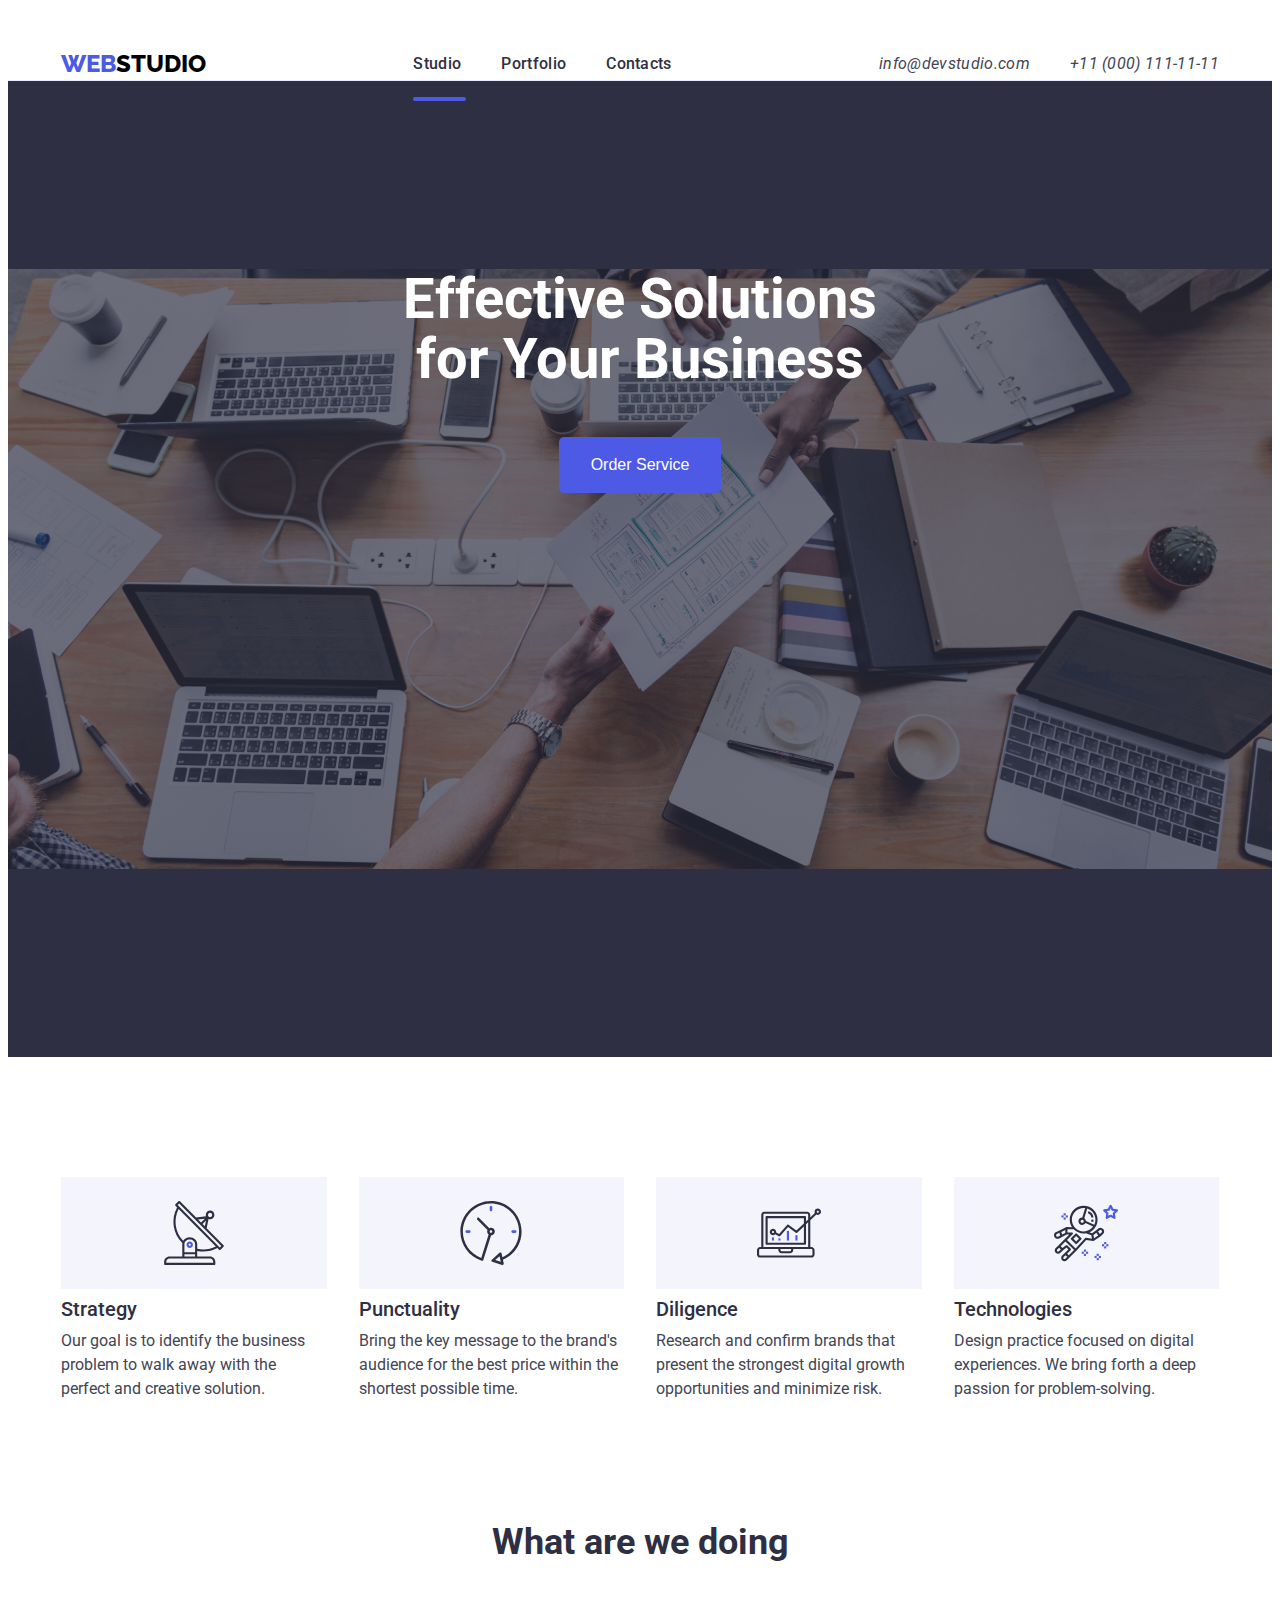
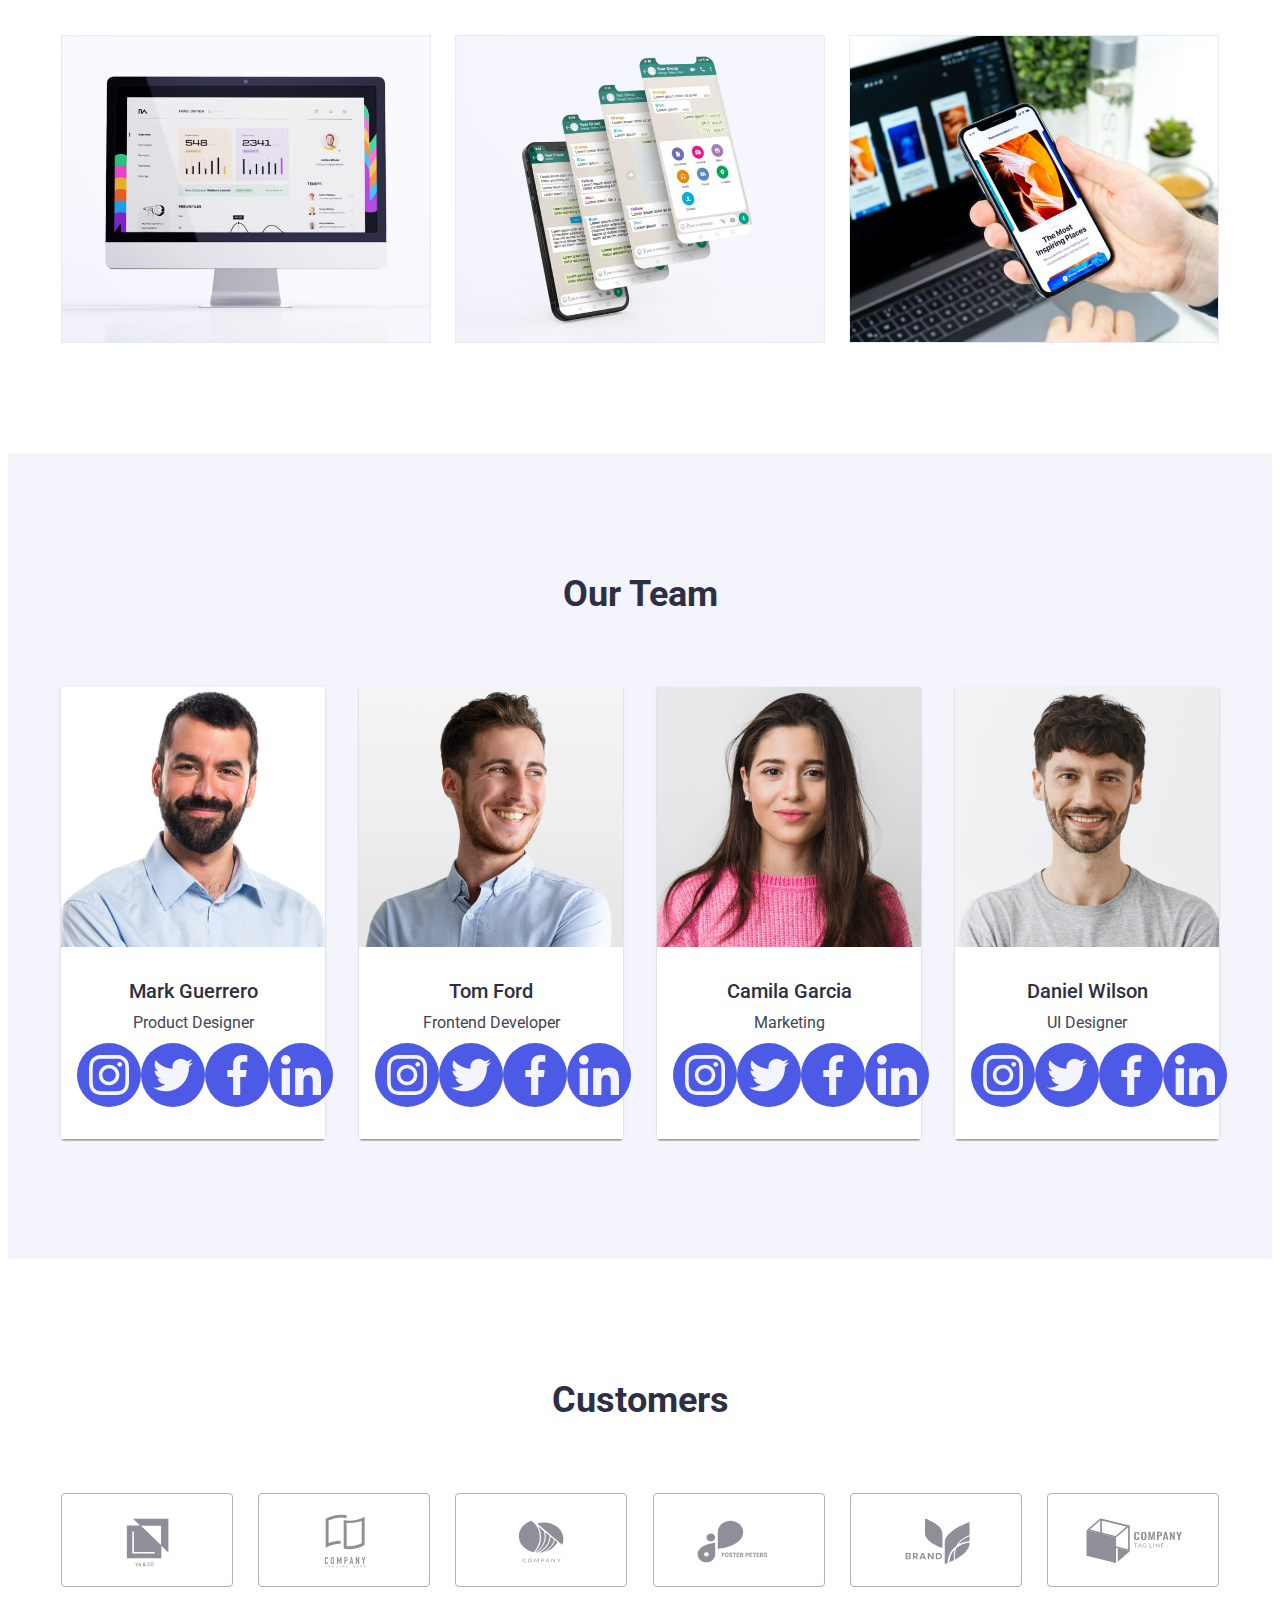
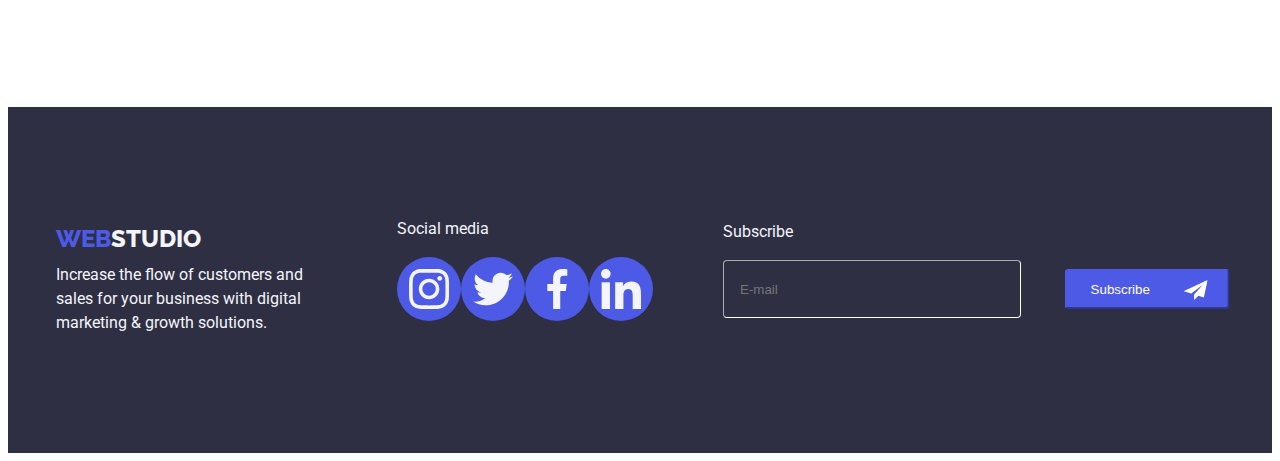
<file: index.html>
<!DOCTYPE html>
<html lang="en">
<head>
    <meta charset="UTF-8">
    <meta http-equiv="X-UA-Compatible" content="IE=edge">
    <meta name="viewport" content="width=device-width, initial-scale=1.0">
    <link rel="stylesheet" href="https://cdnjs.cloudflare.com/ajax/libs/modern-normalize/1.1.0/modern-normalize.min.css"
        integrity="sha512-wpPYUAdjBVSE4KJnH1VR1HeZfpl1ub8YT/NKx4PuQ5NmX2tKuGu6U/JRp5y+Y8XG2tV+wKQpNHVUX03MfMFn9Q=="
        crossorigin="anonymous" referrerpolicy="no-referrer" />
    <link href="css/style.css" rel="stylesheet" type="text/css">
    <link rel="preconnect" href="https://fonts.googleapis.com">
    <link rel="preconnect" href="https://fonts.gstatic.com" crossorigin>
    <link href="https://fonts.googleapis.com/css2?family=Raleway:wght@800&family=Roboto:wght@400;500;700;900&display=swap"
        rel="stylesheet">
    <title>Studio</title>

</head>
<body>

    <header>
        <div class="header container">
                <a id="logo" href="index.html">
                    <span class="logo_web">Web</span><span class="logo_studio">Studio</span>
                </a>
                <nav>
                    <ul class="navigation-list nav">
                        <li>
                            <a class="link studio-marker" href="index.html">Studio</a>
                        </li>
                        <li>
                            <a class="link" href="portfolio.html">Portfolio</a>
                        </li>
                        <li>
                            <a class="link" href="#">Contacts</a>
                        </li>
                    </ul>
                </nav>  
                <address>
                    <ul class="address-list nav">
                        <li>
                            <a class="address-email link" href="mailto:info@devstudio.com">info@devstudio.com</a>
                        </li>
                        <li>
                            <a class="address-phone link" href="tel:+110001111111">+11 (000) 111-11-11</a>
                        </li>
                    </ul>
                </address>
        </div>
    </header>

    <main>
        <!--  HERO  -->
        <section class="hero-img section">
            <div class="hero-img-content container">
                <h1>Effective Solutions<br />
                    for Your Business
                </h1>
                <button type="button" data-modal-open>Order Service</button>
            </div>
        </section>    
            <!-- modal window -->
            <div class="backdrop is-hidden" data-modal>
                <div class="modal">
                  <button class="close-button" data-modal-close>&#215;</button>
                  <p>
                    Leave your contacts and we will call you back
                  </p>
                  <form name="feedback_form" autocomplete="off" novalidate>
                    <label for="name">Name</label>
                    <input type="text" name="name" id="name" />
                    <label for="phone">Phone</label>
                    <input type="text" name="phone" id="phone" />
                    <label for="email">Email</label>
                    <input type="text" name="email" id="email" />
                    <label for="comment">Comment</label>
                    <textarea name="comment" id="comment" placeholder="Text input"></textarea>
                    <div id="terms">
                    <input type="checkbox" name="conditions" value="conditions" id="conditions" />
                      <label id="agreement">I accept the terms and conditions of the <a href="">Privacy Policy</a></label>
                    </div>
                      <button type="submit" id="submit">Send</button>
                  </form>
                </div>
            </div>

        <section class="hero-1 section">
            <div class="container">
                <ul class="hero-1-list">
                    <li>
                        <div class="hero-1-svg">
                            <img src="images/main/hero/antenna.svg" alt="antenna" />
                        </div>
                        <h3>Strategy</h3>
                        <p>Our goal is to identify the business problem to walk away with the perfect and creative solution.</p>
                    </li>
                    <li>
                        <div class="hero-1-svg">
                            <img src="images/main/hero/clock.svg" alt="clock" />
                        </div>
                        <h3>Punctuality</h3>
                        <p>Bring the key message to the brand's audience for the best price within the shortest possible time.</p>
                    </li>
                    <li>
                        <div class="hero-1-svg">
                            <img src="images/main/hero/diagram.svg" alt="diagram" />
                        </div>
                        <h3>Diligence</h3>
                        <p>Research and confirm brands that present the strongest digital growth opportunities and minimize risk.</p>
                    </li>
                    <li>
                        <div class="hero-1-svg">
                            <img src="images/main/hero/astronaut.svg" alt="astronaut" />
                        </div>
                        <h3>Technologies</h3>
                        <p>Design practice focused on digital experiences. We bring forth a deep passion for problem-solving.</p>
                    </li>
                </ul> 
            </div>
        </section>

        <!--  what are we going  -->
        <section class="about-2 section">
            <div class="container">
                <h2>What are we doing</h2>
                <ul>
                    <li>
                        <img
                        src="images/main/what_are_we_doing/computer.jpg" 
                        alt="computer" 
                        width="360" 
                        >
                    </li>
                    <li>
                        <img
                        src="images/main/what_are_we_doing/mobilePhone.jpg" 
                        alt="mobilePhone" 
                        width="360" 
                        >
                    </li>
                    <li>
                        <img
                        src="images/main/what_are_we_doing/mobilePhone2.jpg" 
                        alt="mobilePhone2" 
                        width="360" 
                        >
                    </li>
                </ul>
            </div>
        </section>
        <!--  our team  -->

        <section class="team-3 section">
            <div class="container">
                <h2>Our Team</h2>
                <ul>
                    <li>
                        <img
                        src="images/main/our_team/product_designer.jpg" 
                        alt="Mark_Guerrero_Product_Designer" 
                        width="264" 
                        />
                        <div class="team-3-info">
                            <h3>Mark Guerrero</h3>
                            <p>Product Designer</p>
                            <div class="social-media">
                                <img src="images/instagram.svg" alt="instagram" />
                                <img src="images/twitter.svg" alt="twitter" />
                                <img src="images/facebook.svg" alt="facebook" />
                                <img src="images/linkedin.svg" alt="linkedin" />
                            </div>
                        </div>
                    </li>
                    <li>
                        <img
                        src="images/main/our_team/frontend_developer.jpg" 
                        alt="Tom_Ford_Frontend_Developer"
                        width="264"   
                        />
                        <div class="team-3-info">
                            <h3>Tom Ford</h3>
                            <p>Frontend Developer</p>
                            <div class="social-media">
                                <img src="images/instagram.svg" alt="instagram" />
                                <img src="images/twitter.svg" alt="twitter" />
                                <img src="images/facebook.svg" alt="facebook" />
                                <img src="images/linkedin.svg" alt="linkedin" />
                            </div>
                        </div>
                    </li>
                    <li>
                        <img
                        src="images/main/our_team/marketing.jpg" 
                        alt="Camila_Garcia_Marketing" 
                        width="264" 
                        />
                        <div class="team-3-info">
                            <h3>Camila Garcia</h3>
                            <p>Marketing</p>
                            <div class="social-media">
                                <img src="images/instagram.svg" alt="instagram" />
                                <img src="images/twitter.svg" alt="twitter" />
                                <img src="images/facebook.svg" alt="facebook" />
                                <img src="images/linkedin.svg" alt="linkedin" />
                            </div>
                        </div>
                    </li>
                    <li>
                        <img
                        src="images/main/our_team/uI_designer.jpg" 
                        alt="Daniel_Wilson_UI_Designer" 
                        width="264" 
                        />
                        <div class="team-3-info">
                            <h3>Daniel Wilson</h3>
                            <p>UI Designer</p>
                            <div class="social-media">
                                <img src="images/instagram.svg" alt="instagram" />
                                <img src="images/twitter.svg" alt="twitter" />
                                <img src="images/facebook.svg" alt="facebook" />
                                <img src="images/linkedin.svg" alt="linkedin" />
                            </div>
                        </div>
                    </li>
                </ul>
            </div>
        </section>
        <section class="customer-4 section">
            <div class="container">
              <h2>Customers</h2>
              <div class="customer-4-svg">
                <ul class="our-clients-list">
                    <li class="our-clients-item">
                        <svg class="our-clients-icon">
                            <use href="./images/icomoon/symbol-defs.svg#icon-Client1"></use>
                        </svg>
                    </li>
                    <li class="our-clients-item">
                        <svg class="our-clients-icon">
                            <use href="./images/icomoon/symbol-defs.svg#icon-Client2"></use>
                        </svg>
                    </li>
                    <li class="our-clients-item">
                        <svg class="our-clients-icon">
                            <use href="./images/icomoon/symbol-defs.svg#icon-Client3"></use>
                        </svg>
                    </li>
                    <li class="our-clients-item">
                        <svg class="our-clients-icon">
                            <use href="./images/icomoon/symbol-defs.svg#icon-Client4"></use>
                        </svg>
                    </li>
                    <li class="our-clients-item">
                        <svg class="our-clients-icon">
                            <use href="./images/icomoon/symbol-defs.svg#icon-Client5"></use>
                        </svg>
                    </li>
                    <li class="our-clients-item">
                        <svg class="our-clients-icon">
                            <use href="./images/icomoon/symbol-defs.svg#icon-Client6"></use>
                        </svg>
                    </li>
                </ul>
              </div>
            </div>
          </section>
    </main>

    <footer>
        <div class="footer-side container">
            <div class="footer-info">
                <a id="logo" href="index.html">
                    <span class="logo_web">Web</span><span class="logo_studio white">Studio</span>
                </a>
                <p>
                    Increase the flow of customers and <br />
                    sales for your business with digital <br />
                    marketing & growth solutions.
                </p>
            </div>
            <div class="footer-social">
                <p>Social media</p>
                <div class="social-media">
                  <img src="images/instagram.svg" alt="instagram" />
                  <img src="images/twitter.svg" alt="twitter" />
                  <img src="images/facebook.svg" alt="facebook" />
                  <img src="images/linkedin.svg" alt="linkedin" />
                </div>
            </div>
            <div class="footer-subscribe">
                <p>Subscribe</p>
                <form name="subscribe" autocomplete="off" novalidate>
                  <input type="text" name="email" id="email" placeholder="E-mail"/>
                  <button type="submit" id="subscribe">Subscribe</button>
                </form>
            </div>
        </div>
    </footer>
</body>
</html>
<script src="./js/modal.js"></script>
</file>
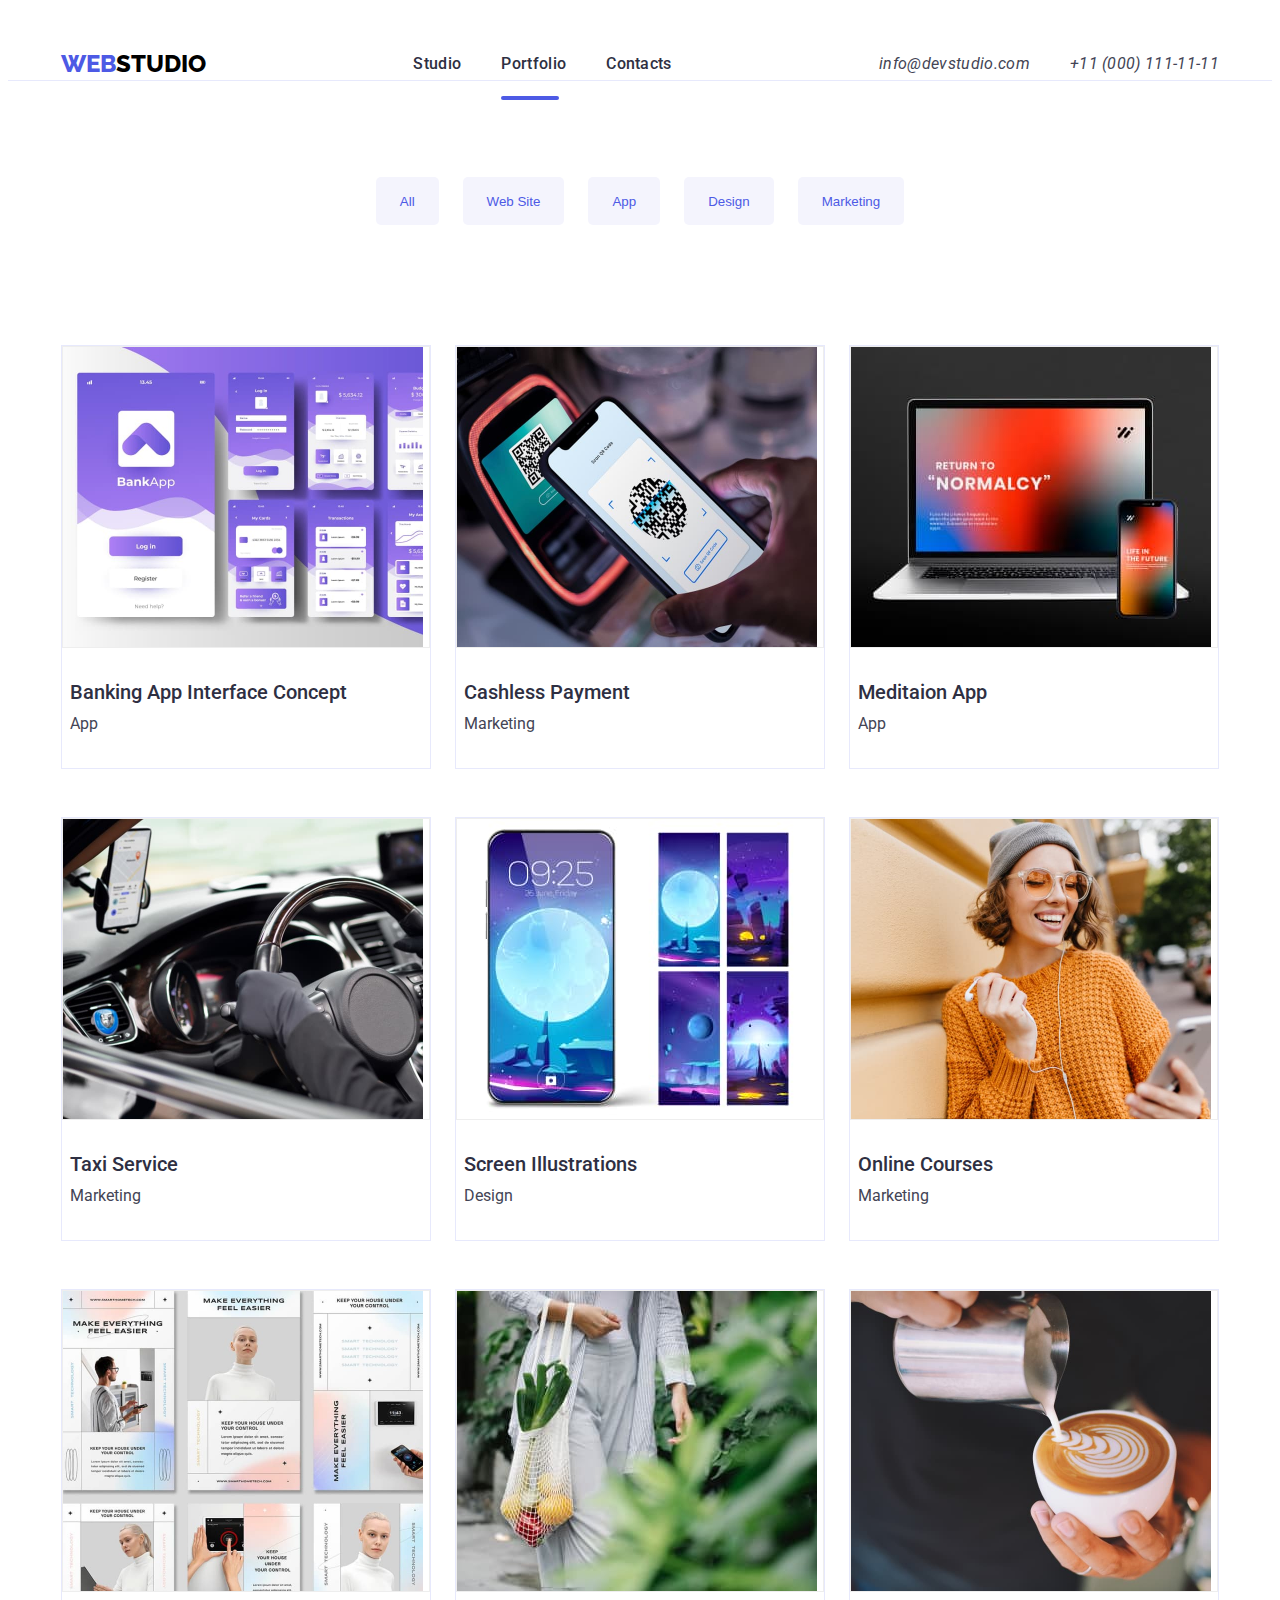
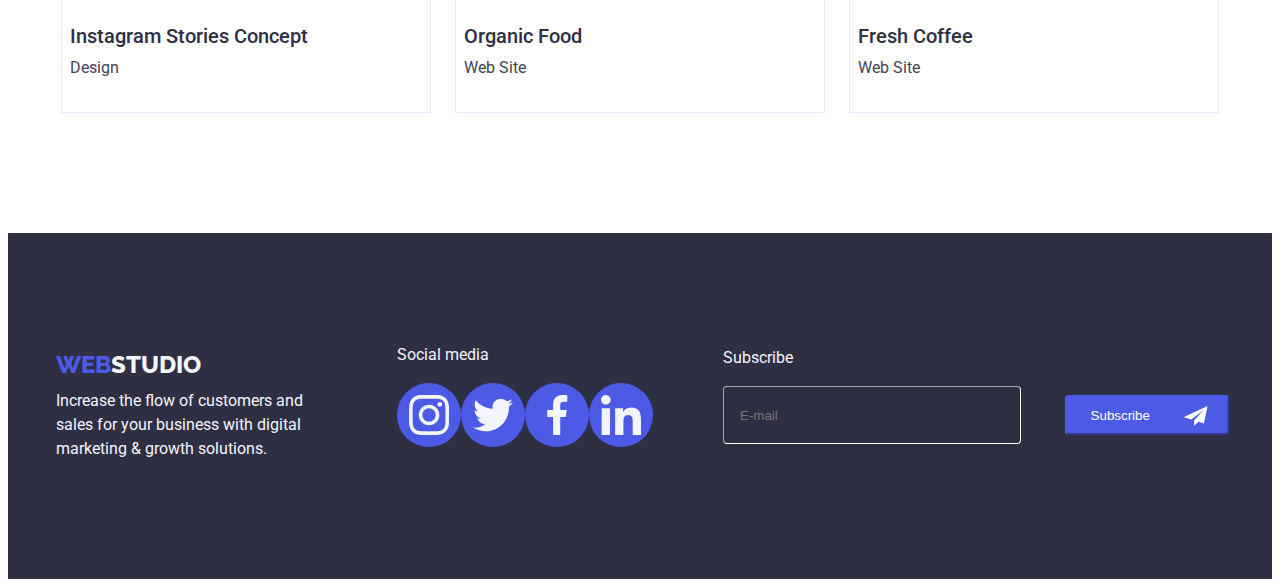
<file: portfolio.html>
<!DOCTYPE html>
<html lang="en">
<head>
    <meta charset="UTF-8">
    <meta http-equiv="X-UA-Compatible" content="IE=edge">
    <meta name="viewport" content="width=device-width, initial-scale=1.0">
    <link rel="stylesheet" href="https://cdnjs.cloudflare.com/ajax/libs/modern-normalize/1.1.0/modern-normalize.min.css"
        integrity="sha512-wpPYUAdjBVSE4KJnH1VR1HeZfpl1ub8YT/NKx4PuQ5NmX2tKuGu6U/JRp5y+Y8XG2tV+wKQpNHVUX03MfMFn9Q=="
        crossorigin="anonymous" referrerpolicy="no-referrer" />
    <link href="css/style.css" rel="stylesheet" type="text/css">
    <link rel="preconnect" href="https://fonts.googleapis.com">
    <link rel="preconnect" href="https://fonts.gstatic.com" crossorigin>
    <link href="https://fonts.googleapis.com/css2?family=Raleway:wght@800&family=Roboto:wght@400;500;700;900&display=swap"
        rel="stylesheet">
    <title>Portfolio</title>
</head>
<body>

    <header>
        <div class="header container">
                <a id="logo" href="index.html">
                    <span class="logo_web">Web</span><span class="logo_studio">Studio</span>
                </a>
                <nav>
                    <ul class="navigation-list nav">
                        <li>
                            <a class="link" href="index.html">Studio</a>
                        </li>
                        <li>
                            <a class="link portfolio-marker" href="portfolio.html">Portfolio</a>
                        </li>
                        <li>
                            <a class="link" href="#">Contacts</a>
                        </li>
                    </ul>
                </nav>  
                <address>
                    <ul class="address-list nav">
                        <li>
                            <a class="address-email link" href="mailto:info@devstudio.com">info@devstudio.com</a>
                        </li>
                        <li>
                            <a class="address-phone link" href="tel:+110001111111">+11 (000) 111-11-11</a>
                        </li>
                    </ul>
                </address>
        </div>
    </header>

    <main>
        <section class="portfolio-filters section">
                <ul class="filters-buttons container">
                    <li>
                        <button type="button">All</button>
                    </li>
                    <li>
                        <button type="button">Web Site</button>
                    </li>
                    <li>
                        <button type="button">App</button>
                    </li>
                    <li>
                        <button type="button">Design</button>
                    </li>
                    <li>
                        <button type="button">Marketing</button>
                    </li>
                </ul>
        </section>

        <section  class="portfolio-choice section">
            <ul class="portfolio-list container">
              <li class="portfolio-list-item">
                <figure class="portfolio-figure">
                  <img
                    src="./images/portfolio/banking_app.jpg"
                    alt="Banking App Interface Concept"
                    width="360"
                  />
                  <div class="overlay">
                    <p class="overlay-description">
                      14 Stylish and User-Friendly App Design Concepts · 
                      Task Manager App · 
                      Calorie Tracker App · 
                      Exotic Fruit Ecommerce App · 
                      Cloud Storage App
                    </p>
                  </div>
                </figure>
                <figcaption class="portfolio-description">
                  <h3>Banking App Interface Concept</h3>
                  <p>App</p>
                </figcaption>
              </li>
              <li class="portfolio-list-item">
                <figure class="portfolio-figure">
                  <img
                    src="./images/portfolio/cashless_payment.jpg"
                    alt="Cashless Payment"
                    width="360"
                  />
                  <div class="overlay">
                    <p class="overlay-description">
                      14 Stylish and User-Friendly App Design Concepts · 
                      Task Manager App · 
                      Calorie Tracker App · 
                      Exotic Fruit Ecommerce App · 
                      Cloud Storage App
                    </p>
                  </div>
                </figure>
                <figcaption class="portfolio-description">
                  <h3>Cashless Payment</h3>
                  <p>Marketing</p>
                </figcaption>
              </li>
              <li class="portfolio-list-item">
                <figure class="portfolio-figure">
                  <img
                    src="./images/portfolio/meditation_app.jpg"
                    alt="Meditaion App"
                    width="360"
                  />
                  <div class="overlay">
                    <p class="overlay-description">
                      14 Stylish and User-Friendly App Design Concepts · 
                      Task Manager App · 
                      Calorie Tracker App · 
                      Exotic Fruit Ecommerce App · 
                      Cloud Storage App
                    </p>
                  </div>
                </figure>
                <figcaption class="portfolio-description">
                  <h3>Meditaion App</h3>
                  <p>App</p>
                </figcaption>
              </li>
            </ul>
            <ul class="portfolio-list container">
              <li class="portfolio-list-item">
                <figure class="portfolio-figure">
                  <img
                    src="./images/portfolio/taxi_service.jpg"
                    alt="Taxi Service"
                    width="360"
                  />
                  <div class="overlay">
                    <p class="overlay-description">
                      14 Stylish and User-Friendly App Design Concepts · 
                      Task Manager App · 
                      Calorie Tracker App · 
                      Exotic Fruit Ecommerce App · 
                      Cloud Storage App
                    </p>
                  </div>
                </figure>
                <figcaption class="portfolio-description">
                  <h3>Taxi Service</h3>
                  <p>Marketing</p>
                </figcaption>
              </li>
              <li class="portfolio-list-item">
                <figure class="portfolio-figure">
                  <img
                    src="./images/portfolio/screen_illustrations.jpg"
                    alt="Screen Illustrations"
                    width="360"
                  />
                  <div class="overlay">
                    <p class="overlay-description">
                      14 Stylish and User-Friendly App Design Concepts · 
                      Task Manager App · 
                      Calorie Tracker App · 
                      Exotic Fruit Ecommerce App · 
                      Cloud Storage App
                    </p>
                  </div>
                </figure>
                <figcaption class="portfolio-description">
                  <h3>Screen Illustrations</h3>
                  <p>Design</p>
                </figcaption>
              </li>
              <li class="portfolio-list-item">
                <figure class="portfolio-figure">
                  <img
                    src="./images/portfolio/online_courses.jpg"
                    alt="Online Courses"
                    width="360"
                  />
                  <div class="overlay">
                    <p class="overlay-description">
                      14 Stylish and User-Friendly App Design Concepts · 
                      Task Manager App · 
                      Calorie Tracker App · 
                      Exotic Fruit Ecommerce App · 
                      Cloud Storage App
                    </p>
                  </div>
                </figure>
                <figcaption class="portfolio-description">
                  <h3>Online Courses</h3>
                  <p>Marketing</p>
                </figcaption>
              </li>
            </ul>
            <ul class="portfolio-list container">
              <li class="portfolio-list-item">
                <figure class="portfolio-figure">
                  <img
                    src="./images/portfolio/insta_stories.jpg"
                    alt="Instagram Stories Concept"
                    width="360"
                  />
                  <div class="overlay">
                    <p class="overlay-description">
                      14 Stylish and User-Friendly App Design Concepts · 
                      Task Manager App · 
                      Calorie Tracker App · 
                      Exotic Fruit Ecommerce App · 
                      Cloud Storage App
                    </p>
                  </div>
                </figure>
                <figcaption class="portfolio-description">
                  <h3>Instagram Stories Concept</h3>
                  <p>Design</p>
                </figcaption>
              </li>
              <li class="portfolio-list-item">
                <figure class="portfolio-figure">
                  <img
                    src="./images/portfolio/organic_food.jpg"
                    alt="Organic Food"
                    width="360"
                  />
                  <div class="overlay">
                    <p class="overlay-description">
                      14 Stylish and User-Friendly App Design Concepts · 
                      Task Manager App · 
                      Calorie Tracker App · 
                      Exotic Fruit Ecommerce App · 
                      Cloud Storage App
                    </p>
                  </div>
                </figure>
                <figcaption class="portfolio-description">
                  <h3>Organic Food</h3>
                  <p>Web Site</p>
                </figcaption>
              </li>
              <li class="portfolio-list-item">
                <figure class="portfolio-figure">
                  <img
                    src="./images/portfolio/fresh_coffee.jpg"
                    alt="Fresh Coffee"
                    width="360"
                  />
                  <div class="overlay">
                    <p class="overlay-description">
                      14 Stylish and User-Friendly App Design Concepts · 
                      Task Manager App · 
                      Calorie Tracker App · 
                      Exotic Fruit Ecommerce App · 
                      Cloud Storage App
                    </p>
                  </div>
                </figure>
                <figcaption class="portfolio-description">
                  <h3>Fresh Coffee</h3>
                  <p>Web Site</p>
                </figcaption>
              </li>
            </ul>
          </section>
    </main>

    <footer>
      <div class="footer-side container">
          <div class="footer-info">
              <a id="logo" href="index.html">
                  <span class="logo_web">Web</span><span class="logo_studio white">Studio</span>
              </a>
              <p>
                  Increase the flow of customers and <br />
                  sales for your business with digital <br />
                  marketing & growth solutions.
              </p>
          </div>
          <div class="footer-social">
              <p>Social media</p>
              <div class="social-media">
                <img src="images/instagram.svg" alt="instagram" />
                <img src="images/twitter.svg" alt="twitter" />
                <img src="images/facebook.svg" alt="facebook" />
                <img src="images/linkedin.svg" alt="linkedin" />
              </div>
          </div>
          <div id="footer-subscribe">
              <p>Subscribe</p>
              <form name="subscribe" autocomplete="off" novalidate>
                <input type="text" name="email" id="email" placeholder="E-mail"/>
                <button type="submit" id="subscribe">Subscribe</button>
              </form>
          </div>
      </div>
  </footer>
</body>
</html>
</file>
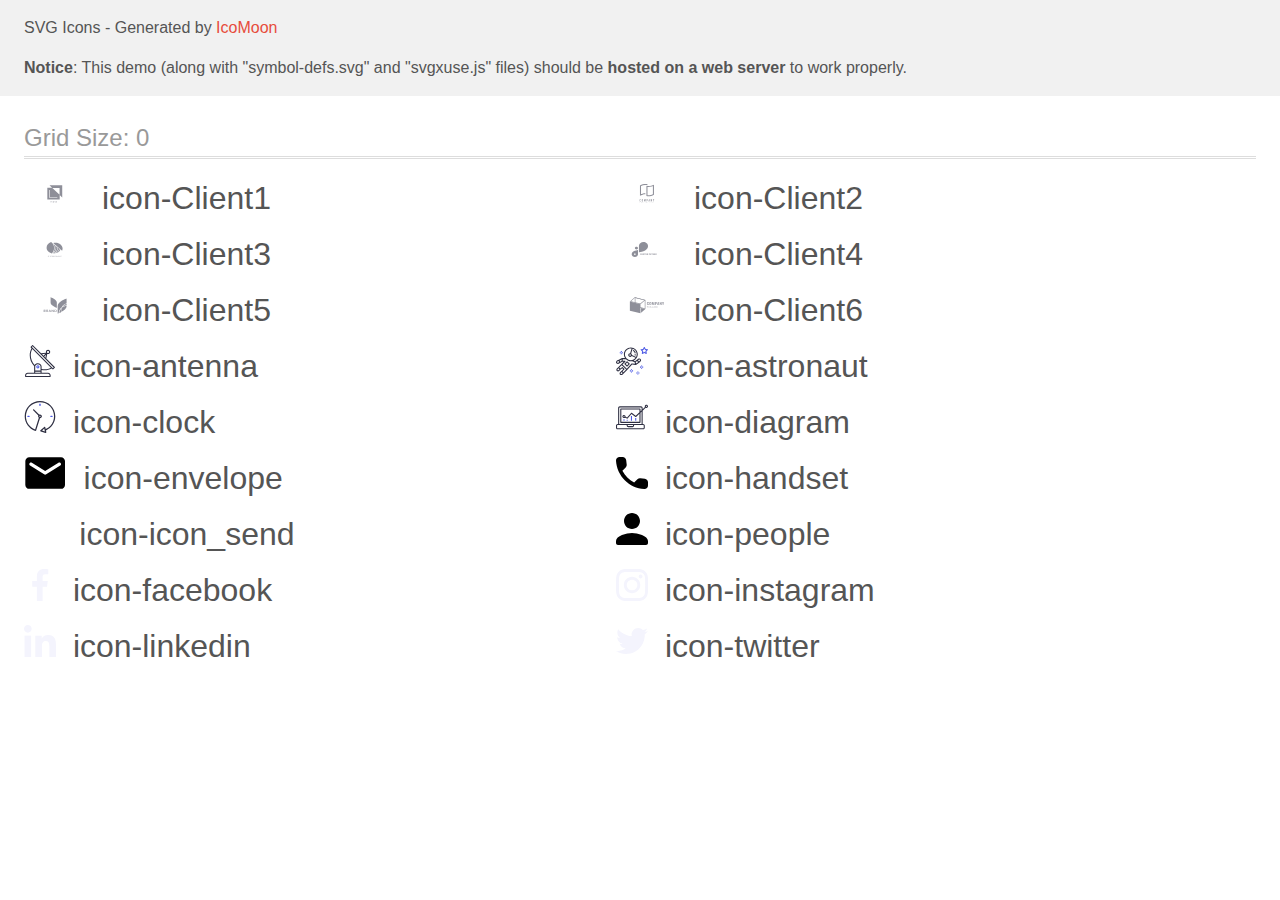
<file: images/icomoon/demo-external-svg.html>
<!doctype html>
<html>
<head>
    <title>IcoMoon - SVG Icons</title>
    <meta charset="utf-8">
    <meta name="viewport" content="width=device-width, initial-scale=1">
    <link rel="stylesheet" href="demo-files/demo.css">
    <link rel="stylesheet" href="style.css">
</head>
<body>
<header class="bgc1 clearfix">
<div class="mhl">
    <p>SVG Icons - Generated by <a href="https://icomoon.io/app">IcoMoon</a></p><p><strong>Notice</strong>: This demo (along with "symbol-defs.svg" and "svgxuse.js" files) should be <b>hosted on a web server</b> to work properly.</p>
</div>
</header>
    <div class="clearfix mhl ptl">
        <h1 class="mvm mtn fgc1">Grid Size: 0</h1>
        <div class="glyph fs1">
            <div class="clearfix pbs">
                <svg class="icon icon-Client1"><use xlink:href="symbol-defs.svg#icon-Client1"></use></svg><span class="name"> icon-Client1</span>
            </div>
        </div>
        <div class="glyph fs1">
            <div class="clearfix pbs">
                <svg class="icon icon-Client2"><use xlink:href="symbol-defs.svg#icon-Client2"></use></svg><span class="name"> icon-Client2</span>
            </div>
        </div>
        <div class="glyph fs1">
            <div class="clearfix pbs">
                <svg class="icon icon-Client3"><use xlink:href="symbol-defs.svg#icon-Client3"></use></svg><span class="name"> icon-Client3</span>
            </div>
        </div>
        <div class="glyph fs1">
            <div class="clearfix pbs">
                <svg class="icon icon-Client4"><use xlink:href="symbol-defs.svg#icon-Client4"></use></svg><span class="name"> icon-Client4</span>
            </div>
        </div>
        <div class="glyph fs1">
            <div class="clearfix pbs">
                <svg class="icon icon-Client5"><use xlink:href="symbol-defs.svg#icon-Client5"></use></svg><span class="name"> icon-Client5</span>
            </div>
        </div>
        <div class="glyph fs1">
            <div class="clearfix pbs">
                <svg class="icon icon-Client6"><use xlink:href="symbol-defs.svg#icon-Client6"></use></svg><span class="name"> icon-Client6</span>
            </div>
        </div>
        <div class="glyph fs1">
            <div class="clearfix pbs">
                <svg class="icon icon-antenna"><use xlink:href="symbol-defs.svg#icon-antenna"></use></svg><span class="name"> icon-antenna</span>
            </div>
        </div>
        <div class="glyph fs1">
            <div class="clearfix pbs">
                <svg class="icon icon-astronaut"><use xlink:href="symbol-defs.svg#icon-astronaut"></use></svg><span class="name"> icon-astronaut</span>
            </div>
        </div>
        <div class="glyph fs1">
            <div class="clearfix pbs">
                <svg class="icon icon-clock"><use xlink:href="symbol-defs.svg#icon-clock"></use></svg><span class="name"> icon-clock</span>
            </div>
        </div>
        <div class="glyph fs1">
            <div class="clearfix pbs">
                <svg class="icon icon-diagram"><use xlink:href="symbol-defs.svg#icon-diagram"></use></svg><span class="name"> icon-diagram</span>
            </div>
        </div>
        <div class="glyph fs1">
            <div class="clearfix pbs">
                <svg class="icon icon-envelope"><use xlink:href="symbol-defs.svg#icon-envelope"></use></svg><span class="name"> icon-envelope</span>
            </div>
        </div>
        <div class="glyph fs1">
            <div class="clearfix pbs">
                <svg class="icon icon-handset"><use xlink:href="symbol-defs.svg#icon-handset"></use></svg><span class="name"> icon-handset</span>
            </div>
        </div>
        <div class="glyph fs1">
            <div class="clearfix pbs">
                <svg class="icon icon-icon_send"><use xlink:href="symbol-defs.svg#icon-icon_send"></use></svg><span class="name"> icon-icon_send</span>
            </div>
        </div>
        <div class="glyph fs1">
            <div class="clearfix pbs">
                <svg class="icon icon-people"><use xlink:href="symbol-defs.svg#icon-people"></use></svg><span class="name"> icon-people</span>
            </div>
        </div>
        <div class="glyph fs1">
            <div class="clearfix pbs">
                <svg class="icon icon-facebook"><use xlink:href="symbol-defs.svg#icon-facebook"></use></svg><span class="name"> icon-facebook</span>
            </div>
        </div>
        <div class="glyph fs1">
            <div class="clearfix pbs">
                <svg class="icon icon-instagram"><use xlink:href="symbol-defs.svg#icon-instagram"></use></svg><span class="name"> icon-instagram</span>
            </div>
        </div>
        <div class="glyph fs1">
            <div class="clearfix pbs">
                <svg class="icon icon-linkedin"><use xlink:href="symbol-defs.svg#icon-linkedin"></use></svg><span class="name"> icon-linkedin</span>
            </div>
        </div>
        <div class="glyph fs1">
            <div class="clearfix pbs">
                <svg class="icon icon-twitter"><use xlink:href="symbol-defs.svg#icon-twitter"></use></svg><span class="name"> icon-twitter</span>
            </div>
        </div>
  </div>
<script defer src="svgxuse.js"></script>
</body>
</html>
</file>
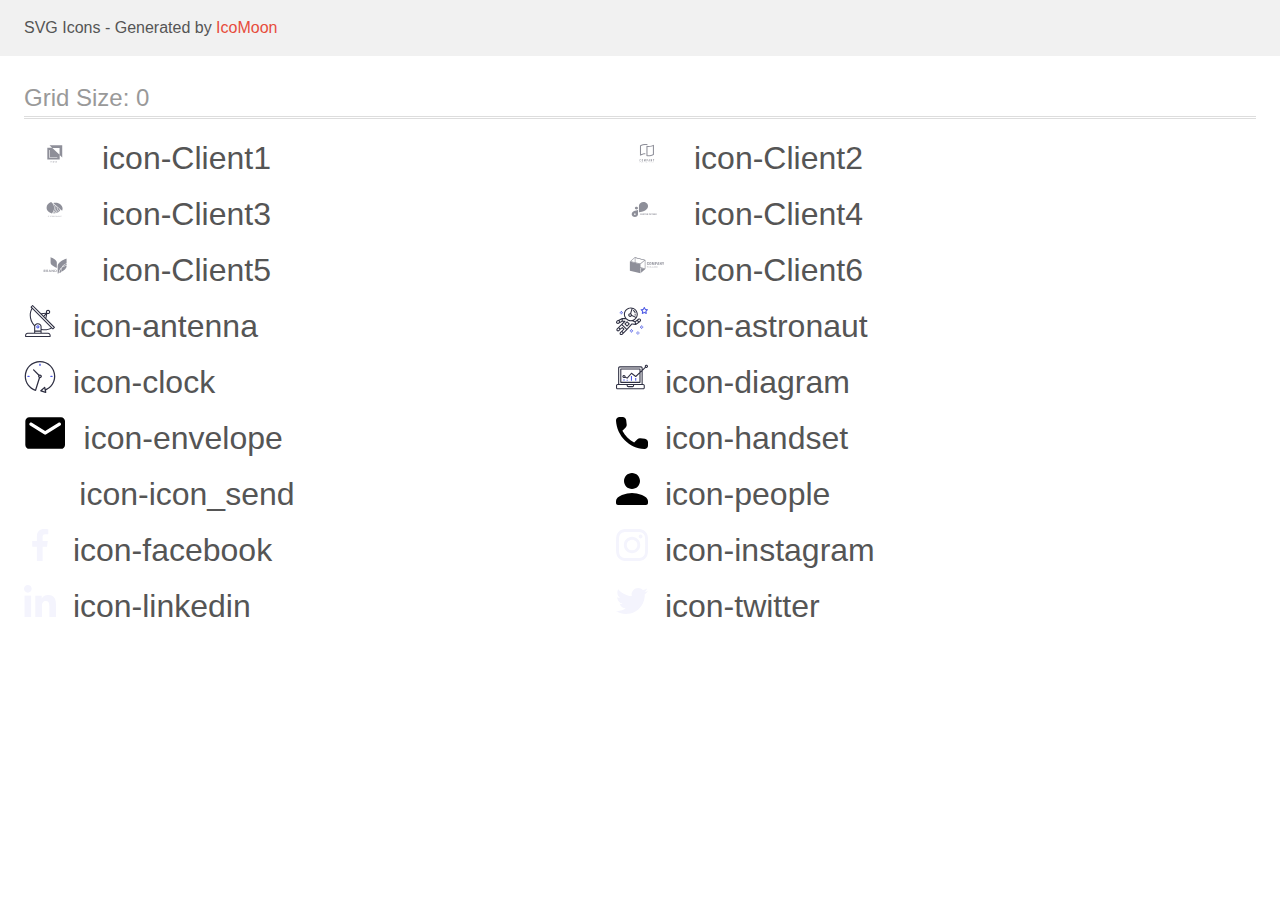
<file: images/icomoon/demo.html>
<!doctype html>
<html>
<head>
    <title>IcoMoon - SVG Icons</title>
    <meta charset="utf-8">
    <meta name="viewport" content="width=device-width, initial-scale=1">
    <link rel="stylesheet" href="demo-files/demo.css">
    <link rel="stylesheet" href="style.css">
</head>
<body>
<svg aria-hidden="true" style="position: absolute; width: 0; height: 0; overflow: hidden;" version="1.1" xmlns="http://www.w3.org/2000/svg" xmlns:xlink="http://www.w3.org/1999/xlink">
<defs>
<symbol id="icon-Client1" viewBox="0 0 61 32">
<path fill="#8e8f99" style="fill: var(--color1, #8e8f99)" d="M25.455 8.364l2.548 2.428-4.73-0.003v11.779h12.364v-4.504l2.545 2.425v-12.125h-12.727zM35.525 17.779l-7.225-6.884h7.225v6.884zM33.281 20.845h-8.052v-7.922h0.569v7.386h7.483v0.536zM26.835 24.75l-0.3-0.617h-0.248l0.435 0.817v0.476h0.225v-0.476l0.435-0.817h-0.247l-0.3 0.617zM27.941 24.132h0.053l0.488 1.293h-0.234l-0.105-0.303h-0.5l-0.104 0.303h-0.233l0.486-1.293h0.149zM27.704 24.946h0.378l-0.189-0.548-0.189 0.548zM29.266 24.732c-0.010-0.012-0.019-0.024-0.028-0.036-0.033-0.044-0.059-0.086-0.077-0.127s-0.028-0.084-0.028-0.128c0-0.067 0.014-0.125 0.042-0.174s0.067-0.086 0.118-0.112c0.051-0.027 0.11-0.040 0.178-0.040 0.066 0 0.122 0.013 0.17 0.040s0.085 0.061 0.11 0.104c0.026 0.043 0.039 0.091 0.039 0.142 0 0.041-0.007 0.078-0.022 0.112s-0.035 0.064-0.061 0.092c-0.026 0.028-0.056 0.054-0.091 0.079l-0.090 0.065 0.256 0.302c0.008-0.017 0.016-0.034 0.023-0.052 0.022-0.057 0.033-0.12 0.033-0.189h0.185c0 0.063-0.006 0.122-0.019 0.178s-0.031 0.108-0.058 0.156c-0.011 0.020-0.023 0.039-0.037 0.057l0.189 0.224h-0.248l-0.075-0.088c-0.041 0.031-0.085 0.055-0.133 0.072-0.063 0.022-0.13 0.034-0.201 0.034-0.086 0-0.16-0.016-0.223-0.047s-0.111-0.075-0.146-0.13c-0.034-0.055-0.051-0.118-0.051-0.189 0-0.053 0.011-0.099 0.033-0.139s0.052-0.078 0.090-0.112c0.035-0.032 0.075-0.063 0.12-0.095zM29.372 24.861l-0.027 0.019c-0.031 0.025-0.055 0.050-0.070 0.074s-0.025 0.044-0.029 0.064c-0.005 0.020-0.007 0.037-0.007 0.052 0 0.038 0.008 0.072 0.024 0.103s0.041 0.055 0.072 0.074c0.032 0.018 0.071 0.027 0.116 0.027 0.049 0 0.097-0.011 0.143-0.033 0.023-0.011 0.045-0.025 0.066-0.041l-0.288-0.338zM29.423 24.625l0.079-0.053c0.037-0.025 0.064-0.049 0.080-0.073s0.024-0.054 0.024-0.091c0-0.031-0.012-0.059-0.036-0.085s-0.057-0.039-0.1-0.039c-0.030 0-0.056 0.007-0.076 0.021s-0.036 0.032-0.047 0.055c-0.010 0.022-0.015 0.048-0.015 0.075 0 0.027 0.007 0.054 0.020 0.083s0.032 0.057 0.056 0.088c0.005 0.006 0.010 0.012 0.015 0.019zM31.685 25.004h-0.222c-0.006 0.056-0.020 0.104-0.041 0.143s-0.050 0.068-0.090 0.088c-0.039 0.020-0.090 0.030-0.154 0.030-0.052 0-0.097-0.010-0.134-0.031s-0.068-0.050-0.092-0.088c-0.024-0.038-0.041-0.083-0.053-0.136s-0.017-0.112-0.017-0.178v-0.109c0-0.069 0.006-0.13 0.019-0.183s0.032-0.099 0.058-0.136c0.025-0.037 0.057-0.064 0.095-0.083s0.082-0.028 0.133-0.028c0.062 0 0.112 0.011 0.151 0.032s0.067 0.051 0.087 0.091c0.020 0.040 0.033 0.087 0.039 0.143h0.222c-0.009-0.086-0.033-0.163-0.073-0.23s-0.094-0.119-0.165-0.157c-0.071-0.038-0.158-0.057-0.261-0.057-0.081 0-0.154 0.014-0.219 0.043s-0.12 0.070-0.166 0.123c-0.046 0.053-0.082 0.117-0.107 0.193s-0.036 0.159-0.036 0.252v0.107c0 0.093 0.012 0.177 0.036 0.252s0.059 0.139 0.105 0.193c0.046 0.053 0.1 0.093 0.164 0.122s0.136 0.043 0.216 0.043c0.104 0 0.193-0.019 0.265-0.057s0.129-0.090 0.17-0.155c0.040-0.066 0.064-0.142 0.071-0.226zM32.918 24.814v-0.071c0-0.098-0.013-0.185-0.039-0.262s-0.062-0.144-0.109-0.198c-0.047-0.055-0.104-0.097-0.17-0.125s-0.139-0.044-0.218-0.044c-0.079 0-0.152 0.015-0.218 0.044s-0.122 0.070-0.17 0.125c-0.047 0.054-0.084 0.12-0.11 0.198s-0.039 0.164-0.039 0.262v0.071c0 0.098 0.013 0.185 0.039 0.263s0.064 0.144 0.112 0.198c0.048 0.054 0.104 0.096 0.17 0.125s0.138 0.043 0.218 0.043c0.080 0 0.153-0.014 0.218-0.043s0.122-0.071 0.169-0.125c0.047-0.054 0.084-0.12 0.109-0.198s0.038-0.165 0.038-0.263zM32.695 24.741v0.073c0 0.072-0.007 0.136-0.021 0.192s-0.034 0.103-0.060 0.141c-0.027 0.038-0.059 0.067-0.098 0.086s-0.083 0.028-0.132 0.028c-0.049 0-0.093-0.009-0.131-0.028s-0.072-0.048-0.099-0.086c-0.027-0.038-0.048-0.086-0.062-0.141s-0.021-0.12-0.021-0.192v-0.073c0-0.072 0.007-0.136 0.021-0.191s0.035-0.102 0.061-0.139c0.027-0.038 0.060-0.066 0.099-0.085s0.082-0.029 0.131-0.029 0.093 0.010 0.132 0.029c0.039 0.019 0.072 0.047 0.099 0.085s0.048 0.084 0.061 0.139c0.014 0.055 0.021 0.119 0.021 0.191z"></path>
</symbol>
<symbol id="icon-Client2" viewBox="0 0 61 32">
<path fill="#8e8f99" style="fill: var(--color1, #8e8f99)" d="M29.86 7.976h-0.050c-0.076-0.005-0.153-0.006-0.229-0.008v0h-0.166c-0.144 0-0.292 0.004-0.438 0.011-0.011-0.001-0.022-0.001-0.033 0-1.325 0.075-2.624 0.406-3.824 0.976l-0.157 0.076v8.051l0.368-0.125c0.323-0.111 0.667-0.211 1.023-0.303 0.962-0.247 1.951-0.378 2.944-0.391v1.058c-0.132 0.001-0.259 0.005-0.387 0.011h-0.030c-0.764 0.042-1.523 0.158-2.265 0.348-0.94 0.235-1.846 0.588-2.698 1.051v-10.326c0.885-0.516 1.838-0.904 2.831-1.151 0.872-0.225 1.768-0.341 2.668-0.344h0.155c0.186 0.005 0.367 0.013 0.537 0.026 0.448 0.032 0.893 0.102 1.329 0.212v1.041c-0.424-0.099-0.854-0.164-1.288-0.194-0.009-0.001-0.018-0.002-0.026-0.002-0.090-0.008-0.18-0.015-0.263-0.015zM31.692 9.040c0.231 0.018 0.47 0.026 0.712 0.026 0.946-0.003 1.888-0.124 2.805-0.36 0.939-0.236 1.846-0.59 2.697-1.052v10.142c-0.885 0.516-1.838 0.903-2.831 1.151-0.872 0.224-1.768 0.339-2.668 0.343-0.682 0.006-1.362-0.075-2.024-0.239v-10.208c0.156 0.036 0.317 0.069 0.481 0.097 0.269 0.045 0.552 0.079 0.828 0.099zM36.853 9.119l-0.368 0.124c-0.338 0.114-0.68 0.215-1.023 0.306-0.999 0.257-2.026 0.388-3.057 0.392-0.24 0-0.461-0.006-0.674-0.020l-0.293-0.019v8.283l0.252 0.022c0.234 0.020 0.475 0.030 0.718 0.030 0.812-0.003 1.621-0.108 2.407-0.312 0.648-0.162 1.278-0.389 1.881-0.676l0.157-0.076v-8.054z"></path>
<path fill="#8e8f99" style="fill: var(--color1, #8e8f99)" d="M24.632 22.259c-0.053-0.055-0.117-0.098-0.187-0.126s-0.146-0.042-0.222-0.039c-0.081-0.001-0.161 0.014-0.236 0.044-0.069 0.027-0.131 0.069-0.184 0.121s-0.092 0.116-0.119 0.185c-0.029 0.073-0.043 0.15-0.042 0.228v1.38c-0.003 0.097 0.015 0.194 0.054 0.283 0.033 0.071 0.080 0.134 0.138 0.185 0.055 0.046 0.12 0.080 0.19 0.098 0.067 0.019 0.136 0.028 0.206 0.029 0.077 0.001 0.153-0.016 0.223-0.048 0.069-0.030 0.131-0.074 0.184-0.128 0.051-0.054 0.092-0.116 0.12-0.185 0.029-0.070 0.044-0.144 0.044-0.22v-0.154h-0.361v0.123c0.001 0.042-0.006 0.084-0.021 0.123-0.012 0.029-0.030 0.056-0.052 0.078-0.022 0.018-0.048 0.032-0.075 0.040-0.024 0.008-0.050 0.012-0.075 0.013-0.032 0.004-0.065-0.001-0.095-0.014s-0.055-0.034-0.075-0.060c-0.034-0.055-0.051-0.12-0.048-0.185v-1.286c-0.002-0.071 0.013-0.142 0.044-0.206 0.019-0.029 0.045-0.052 0.076-0.067s0.066-0.020 0.1-0.016c0.031-0.001 0.062 0.005 0.090 0.019s0.052 0.034 0.071 0.059c0.040 0.053 0.061 0.118 0.060 0.185v0.119h0.357v-0.141c0.001-0.083-0.014-0.164-0.044-0.241-0.027-0.072-0.068-0.138-0.12-0.194z"></path>
<path fill="#8e8f99" style="fill: var(--color1, #8e8f99)" d="M26.774 22.243c-0.115-0.097-0.26-0.151-0.41-0.152-0.073 0-0.146 0.013-0.215 0.039-0.070 0.025-0.135 0.063-0.19 0.113-0.060 0.054-0.107 0.12-0.14 0.193-0.036 0.084-0.054 0.175-0.052 0.267v1.323c-0.002 0.093 0.015 0.186 0.052 0.271 0.033 0.071 0.080 0.134 0.14 0.185 0.055 0.051 0.12 0.091 0.19 0.117 0.069 0.025 0.142 0.038 0.215 0.039s0.146-0.013 0.215-0.039c0.072-0.026 0.138-0.066 0.195-0.117s0.104-0.115 0.136-0.185c0.037-0.085 0.055-0.178 0.052-0.271v-1.323c0.002-0.092-0.016-0.183-0.052-0.267-0.032-0.073-0.078-0.139-0.136-0.193zM26.606 24.027c0.003 0.035-0.002 0.071-0.014 0.104s-0.032 0.063-0.058 0.088c-0.048 0.040-0.108 0.062-0.17 0.062s-0.122-0.022-0.17-0.062c-0.025-0.024-0.045-0.054-0.058-0.088s-0.017-0.069-0.014-0.104v-1.323c-0.003-0.035 0.002-0.071 0.014-0.104s0.032-0.063 0.058-0.088c0.048-0.040 0.108-0.062 0.17-0.062s0.122 0.022 0.17 0.062c0.025 0.024 0.045 0.054 0.058 0.088s0.017 0.069 0.014 0.104v1.323z"></path>
<path fill="#8e8f99" style="fill: var(--color1, #8e8f99)" d="M29.588 24.618v-2.505h-0.347l-0.455 1.326h-0.006l-0.459-1.326h-0.343v2.505h0.358v-1.524h0.006l0.35 1.077h0.178l0.353-1.077h0.006v1.524h0.358z"></path>
<path fill="#8e8f99" style="fill: var(--color1, #8e8f99)" d="M31.621 22.289c-0.055-0.062-0.125-0.109-0.202-0.137-0.084-0.027-0.171-0.040-0.259-0.039h-0.532v2.505h0.357v-0.978h0.184c0.111 0.005 0.222-0.018 0.322-0.068 0.081-0.045 0.149-0.111 0.196-0.191 0.041-0.067 0.069-0.141 0.082-0.218 0.014-0.094 0.020-0.19 0.019-0.285 0.003-0.12-0.008-0.241-0.035-0.358-0.024-0.087-0.069-0.166-0.132-0.23zM31.437 23.052c-0.002 0.045-0.013 0.090-0.033 0.13-0.020 0.038-0.053 0.069-0.092 0.088-0.053 0.024-0.111 0.034-0.168 0.031h-0.163v-0.852h0.184c0.055-0.003 0.111 0.008 0.161 0.031 0.037 0.021 0.066 0.054 0.084 0.092 0.020 0.044 0.030 0.091 0.031 0.14 0 0.053 0 0.108 0 0.166s0.004 0.118 0 0.172h-0.004z"></path>
<path fill="#8e8f99" style="fill: var(--color1, #8e8f99)" d="M33.312 22.113h-0.293l-0.552 2.505h0.357l0.105-0.538h0.487l0.105 0.538h0.357l-0.566-2.505zM32.983 23.739l0.176-0.908h0.006l0.175 0.908h-0.357z"></path>
<path fill="#8e8f99" style="fill: var(--color1, #8e8f99)" d="M35.618 23.622h-0.006l-0.539-1.509h-0.343v2.505h0.357v-1.506h0.007l0.545 1.506h0.336v-2.505h-0.357v1.509z"></path>
<path fill="#8e8f99" style="fill: var(--color1, #8e8f99)" d="M37.799 22.113l-0.287 0.996h-0.007l-0.287-0.996h-0.378l0.49 1.446v1.059h0.357v-1.059l0.49-1.446h-0.378z"></path>
<path fill="#8e8f99" style="fill: var(--color1, #8e8f99)" d="M23.636 25.325h0.172v0.483h0.117v-0.483h0.171v-0.099h-0.46v0.099z"></path>
<path fill="#8e8f99" style="fill: var(--color1, #8e8f99)" d="M25.082 25.226l-0.225 0.582h0.124l0.048-0.132h0.232l0.050 0.132h0.127l-0.231-0.582h-0.124zM25.064 25.578l0.079-0.215 0.079 0.215h-0.158z"></path>
<path fill="#8e8f99" style="fill: var(--color1, #8e8f99)" d="M26.512 25.593h0.134v0.075c-0.039 0.031-0.088 0.049-0.138 0.049-0.023 0.001-0.047-0.003-0.068-0.013s-0.040-0.024-0.055-0.043c-0.031-0.044-0.046-0.098-0.043-0.152 0-0.129 0.056-0.194 0.167-0.194 0.029-0.003 0.059 0.005 0.083 0.022s0.041 0.042 0.049 0.071l0.115-0.022c-0.025-0.114-0.107-0.171-0.247-0.171-0.075-0.002-0.148 0.025-0.203 0.075-0.029 0.029-0.052 0.064-0.066 0.103s-0.020 0.080-0.017 0.121c-0.003 0.080 0.023 0.158 0.075 0.218 0.028 0.029 0.063 0.052 0.101 0.067s0.079 0.021 0.12 0.018c0.091 0.003 0.179-0.031 0.247-0.092v-0.229h-0.252v0.098z"></path>
<path fill="#8e8f99" style="fill: var(--color1, #8e8f99)" d="M27.972 25.226h-0.118v0.582h0.407v-0.099h-0.29v-0.483z"></path>
<path fill="#8e8f99" style="fill: var(--color1, #8e8f99)" d="M29.206 25.226h-0.118v0.582h0.118v-0.582z"></path>
<path fill="#8e8f99" style="fill: var(--color1, #8e8f99)" d="M30.413 25.615l-0.238-0.388h-0.114v0.582h0.109v-0.38l0.234 0.38h0.117v-0.582h-0.108v0.388z"></path>
<path fill="#8e8f99" style="fill: var(--color1, #8e8f99)" d="M31.504 25.552h0.29v-0.099h-0.29v-0.128h0.312v-0.099h-0.43v0.582h0.442v-0.099h-0.324v-0.157z"></path>
<path fill="#8e8f99" style="fill: var(--color1, #8e8f99)" d="M34.15 25.456h-0.229v-0.229h-0.117v0.582h0.117v-0.254h0.229v0.254h0.117v-0.582h-0.117v0.229z"></path>
<path fill="#8e8f99" style="fill: var(--color1, #8e8f99)" d="M35.247 25.552h0.291v-0.099h-0.291v-0.128h0.313v-0.099h-0.43v0.582h0.441v-0.099h-0.324v-0.157z"></path>
<path fill="#8e8f99" style="fill: var(--color1, #8e8f99)" d="M36.736 25.552c0.101-0.016 0.153-0.069 0.153-0.162 0.003-0.025-0.001-0.050-0.011-0.073s-0.026-0.042-0.046-0.057c-0.053-0.026-0.111-0.038-0.17-0.034h-0.247v0.582h0.117v-0.243h0.023c0.025-0.002 0.050 0.003 0.073 0.013 0.017 0.011 0.031 0.025 0.041 0.043l0.127 0.185h0.14l-0.071-0.114c-0.031-0.056-0.075-0.104-0.129-0.14zM36.618 25.471h-0.086v-0.146h0.092c0.040-0.003 0.080 0.001 0.119 0.014 0.008 0.008 0.015 0.017 0.020 0.027s0.007 0.022 0.006 0.033c-0 0.011-0.004 0.022-0.009 0.032s-0.013 0.019-0.022 0.025c-0.039 0.012-0.079 0.016-0.119 0.014z"></path>
<path fill="#8e8f99" style="fill: var(--color1, #8e8f99)" d="M37.858 25.552h0.289v-0.099h-0.289v-0.128h0.313v-0.099h-0.431v0.582h0.441v-0.099h-0.324v-0.157z"></path>
</symbol>
<symbol id="icon-Client3" viewBox="0 0 61 32">
<path fill="#8e8f99" style="fill: var(--color1, #8e8f99)" d="M25.022 23.718c0.006 0 0.012 0.001 0.017 0.003s0.010 0.005 0.014 0.009l0.080 0.076c-0.062 0.061-0.139 0.11-0.226 0.143-0.101 0.036-0.21 0.054-0.32 0.051-0.103 0.002-0.206-0.015-0.301-0.048-0.086-0.031-0.163-0.077-0.227-0.136-0.065-0.061-0.114-0.132-0.147-0.209-0.035-0.086-0.052-0.177-0.051-0.268-0.001-0.092 0.017-0.183 0.055-0.269 0.035-0.078 0.088-0.149 0.156-0.209 0.069-0.059 0.151-0.105 0.241-0.136 0.099-0.033 0.204-0.049 0.31-0.048 0.098-0.002 0.196 0.013 0.288 0.044 0.079 0.029 0.152 0.070 0.216 0.121l-0.067 0.081c-0.005 0.006-0.010 0.011-0.017 0.015-0.008 0.005-0.018 0.007-0.027 0.006s-0.020-0.004-0.029-0.009l-0.036-0.021-0.050-0.027c-0.022-0.010-0.044-0.019-0.067-0.027-0.030-0.009-0.060-0.016-0.091-0.021-0.039-0.006-0.079-0.009-0.119-0.009-0.076-0.001-0.152 0.011-0.223 0.036-0.066 0.023-0.125 0.057-0.175 0.101-0.050 0.047-0.089 0.102-0.113 0.161-0.028 0.068-0.042 0.14-0.041 0.213-0.001 0.074 0.013 0.147 0.041 0.216 0.024 0.059 0.062 0.114 0.111 0.16 0.046 0.044 0.103 0.078 0.167 0.099 0.066 0.023 0.136 0.035 0.207 0.034 0.041 0 0.082-0.002 0.122-0.007 0.066-0.007 0.13-0.027 0.186-0.058 0.028-0.016 0.055-0.034 0.079-0.053 0.010-0.008 0.024-0.013 0.038-0.014z"></path>
<path fill="#8e8f99" style="fill: var(--color1, #8e8f99)" d="M27.34 23.338c0.001 0.091-0.017 0.181-0.054 0.267-0.033 0.077-0.084 0.148-0.151 0.207s-0.148 0.105-0.237 0.136c-0.197 0.064-0.414 0.064-0.61 0-0.089-0.031-0.169-0.077-0.236-0.136-0.067-0.060-0.119-0.131-0.153-0.209-0.072-0.173-0.072-0.362 0-0.534 0.034-0.078 0.086-0.149 0.153-0.21 0.067-0.057 0.148-0.102 0.236-0.131 0.196-0.065 0.414-0.065 0.61 0 0.089 0.031 0.17 0.077 0.237 0.136 0.066 0.060 0.118 0.13 0.152 0.207 0.037 0.086 0.056 0.177 0.054 0.268zM27.13 23.338c0.002-0.073-0.011-0.145-0.038-0.214-0.023-0.059-0.059-0.114-0.107-0.16-0.047-0.044-0.105-0.079-0.17-0.101-0.143-0.047-0.301-0.047-0.444 0-0.065 0.023-0.123 0.057-0.17 0.101-0.049 0.046-0.086 0.101-0.108 0.16-0.051 0.14-0.051 0.289 0 0.429 0.023 0.059 0.060 0.114 0.108 0.16 0.047 0.044 0.105 0.078 0.17 0.1 0.143 0.046 0.301 0.046 0.444 0 0.065-0.022 0.122-0.057 0.17-0.1 0.048-0.047 0.085-0.101 0.107-0.16 0.027-0.069 0.040-0.142 0.038-0.214z"></path>
<path fill="#8e8f99" style="fill: var(--color1, #8e8f99)" d="M28.922 23.563l0.021 0.048c0.008-0.017 0.015-0.033 0.023-0.048s0.016-0.032 0.026-0.047l0.513-0.797c0.010-0.014 0.019-0.022 0.029-0.025 0.014-0.004 0.028-0.005 0.042-0.004h0.152v1.296h-0.18v-0.953c0-0.012 0-0.026 0-0.040s-0.001-0.030 0-0.045l-0.516 0.808c-0.007 0.012-0.017 0.022-0.030 0.029s-0.028 0.011-0.044 0.011h-0.029c-0.016 0-0.031-0.004-0.044-0.011s-0.024-0.017-0.030-0.030l-0.531-0.813c0 0.015 0 0.031 0 0.046s0 0.029 0 0.041v0.953h-0.174v-1.293h0.152c0.014-0.001 0.029 0.001 0.042 0.004 0.012 0.005 0.022 0.014 0.028 0.025l0.524 0.798c0.010 0.015 0.019 0.030 0.026 0.046z"></path>
<path fill="#8e8f99" style="fill: var(--color1, #8e8f99)" d="M30.853 23.499v0.485h-0.201v-1.294h0.448c0.084-0.001 0.169 0.008 0.25 0.028 0.065 0.016 0.125 0.043 0.177 0.081 0.045 0.035 0.079 0.078 0.1 0.127 0.024 0.053 0.035 0.109 0.034 0.166 0.001 0.057-0.012 0.113-0.037 0.166-0.024 0.050-0.061 0.094-0.108 0.13-0.052 0.039-0.112 0.068-0.178 0.086-0.078 0.021-0.16 0.031-0.242 0.030l-0.243-0.003zM30.853 23.36h0.243c0.053 0.001 0.105-0.006 0.156-0.020 0.041-0.012 0.080-0.031 0.112-0.056 0.030-0.024 0.053-0.053 0.068-0.086 0.016-0.035 0.025-0.072 0.024-0.109 0.002-0.036-0.005-0.072-0.020-0.105s-0.040-0.064-0.070-0.088c-0.077-0.051-0.173-0.076-0.27-0.069h-0.243v0.533z"></path>
<path fill="#8e8f99" style="fill: var(--color1, #8e8f99)" d="M33.551 23.986h-0.159c-0.016 0-0.032-0.004-0.044-0.012-0.011-0.008-0.020-0.018-0.026-0.030l-0.136-0.313h-0.686l-0.142 0.313c-0.005 0.011-0.014 0.021-0.025 0.029-0.013 0.009-0.029 0.013-0.045 0.013h-0.159l0.602-1.296h0.209l0.61 1.296zM32.557 23.505h0.566l-0.239-0.527c-0.018-0.040-0.033-0.080-0.045-0.122l-0.023 0.068c-0.007 0.021-0.015 0.039-0.022 0.055l-0.237 0.527z"></path>
<path fill="#8e8f99" style="fill: var(--color1, #8e8f99)" d="M34.418 22.696c0.012 0.006 0.022 0.014 0.030 0.023l0.878 0.977c0-0.015 0-0.031 0-0.045s0-0.029 0-0.043v-0.918h0.18v1.296h-0.1c-0.014 0-0.028-0.002-0.041-0.008s-0.023-0.014-0.032-0.024l-0.877-0.976c0.001 0.015 0.001 0.030 0 0.045s0 0.027 0 0.039v0.924h-0.18v-1.296h0.106c0.012-0 0.025 0.002 0.036 0.006z"></path>
<path fill="#8e8f99" style="fill: var(--color1, #8e8f99)" d="M36.985 23.47v0.515h-0.201v-0.515l-0.555-0.78h0.18c0.016-0.001 0.031 0.003 0.043 0.011 0.011 0.008 0.020 0.018 0.027 0.029l0.347 0.503c0.014 0.021 0.026 0.041 0.036 0.060s0.018 0.037 0.025 0.055l0.026-0.056c0.010-0.020 0.021-0.040 0.034-0.059l0.343-0.507c0.007-0.010 0.016-0.019 0.026-0.027 0.012-0.009 0.028-0.014 0.043-0.013h0.182l-0.556 0.784z"></path>
<path fill="#8e8f99" style="fill: var(--color1, #8e8f99)" d="M28.823 20.515c0.087 0.009 0.176 0.017 0.265 0.024 1.354-0.518 2.5-1.365 3.294-2.436s1.201-2.318 1.17-3.585l-1.493-1.275c0.303 1.349 0.162 2.744-0.41 4.029s-1.55 2.408-2.826 3.244z"></path>
<path fill="#8e8f99" style="fill: var(--color1, #8e8f99)" d="M28.29 20.456l0.040 0.007c1.364-0.833 2.403-1.997 2.984-3.341s0.677-2.805 0.276-4.196l-2.126-1.816c0.86 1.493 1.206 3.164 0.998 4.818s-0.961 3.225-2.172 4.528z"></path>
<path fill="#8e8f99" style="fill: var(--color1, #8e8f99)" d="M35.5 16.015c-0.361 1.393-1.238 2.648-2.501 3.581-0.369 0.274-0.767 0.518-1.188 0.729 1.028-0.258 1.974-0.715 2.763-1.335s1.401-1.386 1.789-2.24l-0.862-0.736z"></path>
<path fill="#8e8f99" style="fill: var(--color1, #8e8f99)" d="M35.162 15.81l-1.228-1.049c-0.023 1.196-0.421 2.364-1.152 3.384s-1.768 1.854-3.004 2.416h0.006c0.275-0 0.551-0.014 0.824-0.042 1.155-0.403 2.175-1.044 2.97-1.865s1.339-1.799 1.584-2.844z"></path>
<path fill="#8e8f99" style="fill: var(--color1, #8e8f99)" d="M28.468 10.344l-1.465-1.253c-1.309 0.432-2.435 1.192-3.231 2.18s-1.223 2.158-1.227 3.357v0c0.005 1.325 0.527 2.611 1.483 3.654s2.293 1.784 3.797 2.105c1.343-1.398 2.13-3.126 2.245-4.932s-0.446-3.597-1.604-5.111z"></path>
<path fill="#8e8f99" style="fill: var(--color1, #8e8f99)" d="M38.545 15.617c-0.005-1.572-0.739-3.079-2.040-4.19s-3.064-1.738-4.904-1.743c-0.85-0.001-1.693 0.133-2.486 0.395l8.967 7.661c0.307-0.677 0.464-1.397 0.464-2.123z"></path>
</symbol>
<symbol id="icon-Client4" viewBox="0 0 61 32">
<path fill="#8e8f99" style="fill: var(--color1, #8e8f99)" d="M20.392 13.643h-0.001c-0.867 0-1.571 0.634-1.571 1.416v0.001c0 0.782 0.703 1.416 1.571 1.416h0.001c0.867 0 1.571-0.634 1.571-1.416v-0.001c0-0.782-0.703-1.416-1.571-1.416z"></path>
<path fill="#8e8f99" style="fill: var(--color1, #8e8f99)" d="M31.986 13.19c-0.002-1.086-0.482-2.128-1.334-2.896s-2.007-1.201-3.212-1.203v0c-1.205 0.002-2.361 0.434-3.213 1.203s-1.332 1.81-1.335 2.896v5.991c0 0 9.092-0.913 9.093-5.99v-0.001z"></path>
<path fill="#8e8f99" style="fill: var(--color1, #8e8f99)" d="M15.636 21.147c0.002 0.756 0.336 1.48 0.929 2.015s1.396 0.836 2.234 0.838c0.838-0.002 1.641-0.303 2.234-0.838s0.927-1.259 0.929-2.014v-4.168c0 0-6.327 0.636-6.327 4.167zM18.8 21.894c-0.164 0-0.324-0.044-0.46-0.126s-0.242-0.199-0.305-0.335-0.079-0.287-0.047-0.432c0.032-0.145 0.111-0.278 0.227-0.382s0.263-0.176 0.424-0.204c0.161-0.029 0.327-0.014 0.479 0.043s0.281 0.152 0.372 0.275c0.091 0.123 0.14 0.267 0.14 0.415 0 0.098-0.021 0.196-0.062 0.287s-0.102 0.174-0.179 0.243c-0.077 0.070-0.168 0.125-0.269 0.163s-0.209 0.057-0.318 0.057v-0.003z"></path>
<path fill="#8e8f99" style="fill: var(--color1, #8e8f99)" d="M24.585 20.551v1.551h-0.32v-1.551h0.32zM25.203 21.214v0.249h-0.705v-0.249h0.705zM25.278 20.551v0.25h-0.78v-0.25h0.78zM26.737 21.29v0.074c0 0.118-0.016 0.224-0.048 0.317s-0.077 0.174-0.135 0.24c-0.058 0.065-0.128 0.115-0.209 0.15s-0.169 0.052-0.267 0.052c-0.097 0-0.186-0.017-0.267-0.052s-0.15-0.085-0.209-0.15c-0.059-0.066-0.105-0.146-0.137-0.24s-0.048-0.2-0.048-0.317v-0.074c0-0.119 0.016-0.224 0.048-0.317s0.077-0.174 0.135-0.24c0.059-0.066 0.129-0.116 0.209-0.151s0.17-0.052 0.267-0.052c0.098 0 0.187 0.017 0.267 0.052s0.151 0.085 0.209 0.151c0.059 0.066 0.104 0.146 0.136 0.24s0.049 0.199 0.049 0.317zM26.414 21.364v-0.076c0-0.082-0.007-0.155-0.022-0.217s-0.037-0.115-0.066-0.158-0.065-0.075-0.107-0.096c-0.042-0.022-0.090-0.033-0.144-0.033s-0.102 0.011-0.144 0.033c-0.041 0.021-0.076 0.053-0.105 0.096s-0.050 0.095-0.065 0.158c-0.015 0.063-0.022 0.135-0.022 0.217v0.076c0 0.082 0.007 0.154 0.022 0.217s0.037 0.115 0.066 0.159c0.029 0.043 0.065 0.075 0.107 0.097s0.090 0.033 0.144 0.033c0.054 0 0.102-0.011 0.144-0.033s0.077-0.054 0.105-0.097c0.028-0.043 0.050-0.096 0.065-0.159s0.022-0.136 0.022-0.217zM27.775 21.696c0-0.028-0.004-0.053-0.013-0.075s-0.023-0.043-0.045-0.062c-0.022-0.019-0.053-0.038-0.093-0.056s-0.091-0.038-0.154-0.058c-0.070-0.023-0.137-0.048-0.2-0.077s-0.118-0.061-0.166-0.099c-0.048-0.038-0.085-0.083-0.113-0.133s-0.040-0.109-0.040-0.176c0-0.065 0.014-0.123 0.043-0.176s0.068-0.099 0.119-0.136c0.051-0.038 0.111-0.068 0.181-0.088s0.147-0.031 0.231-0.031c0.114 0 0.214 0.021 0.299 0.062s0.151 0.098 0.198 0.169c0.048 0.072 0.071 0.154 0.071 0.246h-0.317c0-0.045-0.010-0.085-0.029-0.119s-0.047-0.062-0.085-0.082c-0.038-0.020-0.085-0.030-0.143-0.030-0.055 0-0.102 0.009-0.138 0.026s-0.065 0.039-0.083 0.067c-0.018 0.028-0.028 0.059-0.028 0.094 0 0.026 0.006 0.050 0.019 0.071s0.033 0.041 0.060 0.060 0.059 0.036 0.097 0.052c0.038 0.016 0.083 0.032 0.133 0.048 0.084 0.026 0.159 0.054 0.223 0.086s0.119 0.068 0.162 0.108c0.043 0.040 0.076 0.085 0.098 0.135s0.033 0.108 0.033 0.172c0 0.067-0.013 0.128-0.039 0.181s-0.064 0.098-0.114 0.135c-0.050 0.037-0.109 0.065-0.178 0.084s-0.146 0.029-0.231 0.029c-0.077 0-0.152-0.010-0.227-0.030s-0.142-0.052-0.203-0.093c-0.060-0.041-0.109-0.094-0.145-0.158s-0.054-0.14-0.054-0.227h0.321c0 0.048 0.007 0.089 0.022 0.122s0.036 0.060 0.063 0.081c0.028 0.021 0.060 0.035 0.098 0.045s0.080 0.014 0.126 0.014c0.055 0 0.101-0.008 0.136-0.023s0.063-0.037 0.080-0.065c0.018-0.028 0.027-0.059 0.027-0.094zM29.005 20.551v1.551h-0.319v-1.551h0.319zM29.482 20.551v0.25h-1.266v-0.25h1.266zM30.705 21.853v0.249h-0.826v-0.249h0.826zM29.984 20.551v1.551h-0.32v-1.551h0.32zM30.598 21.183v0.243h-0.718v-0.243h0.718zM30.704 20.551v0.25h-0.825v-0.25h0.825zM30.892 20.551h0.578c0.119 0 0.221 0.018 0.306 0.053s0.152 0.088 0.198 0.158 0.069 0.155 0.069 0.257c0 0.083-0.014 0.154-0.043 0.214s-0.067 0.108-0.118 0.148c-0.050 0.039-0.11 0.070-0.178 0.094l-0.101 0.053h-0.503l-0.002-0.249h0.374c0.056 0 0.103-0.010 0.14-0.030s0.065-0.048 0.083-0.083c0.019-0.035 0.029-0.077 0.029-0.124 0-0.050-0.009-0.093-0.028-0.129s-0.047-0.064-0.084-0.083-0.085-0.029-0.142-0.029h-0.259v1.301h-0.32v-1.551zM31.759 22.102l-0.354-0.691 0.338-0.002 0.358 0.679v0.015h-0.342zM33.437 21.549h-0.395v-0.249h0.395c0.061 0 0.111-0.010 0.149-0.030s0.066-0.049 0.084-0.085c0.018-0.036 0.027-0.077 0.027-0.122s-0.009-0.089-0.027-0.129c-0.018-0.040-0.046-0.072-0.084-0.096s-0.088-0.036-0.149-0.036h-0.284v1.301h-0.32v-1.551h0.604c0.121 0 0.225 0.022 0.312 0.066s0.154 0.103 0.2 0.18c0.046 0.077 0.069 0.164 0.069 0.263 0 0.1-0.023 0.187-0.069 0.26s-0.113 0.13-0.2 0.169c-0.087 0.040-0.191 0.060-0.312 0.060zM35.28 21.853v0.249h-0.826v-0.249h0.826zM34.559 20.551v1.551h-0.32v-1.551h0.32zM35.172 21.183v0.243h-0.718v-0.243h0.718zM35.279 20.551v0.25h-0.825v-0.25h0.825zM36.181 20.551v1.551h-0.319v-1.551h0.319zM36.659 20.551v0.25h-1.266v-0.25h1.266zM37.881 21.853v0.249h-0.825v-0.249h0.825zM37.16 20.551v1.551h-0.32v-1.551h0.32zM37.774 21.183v0.243h-0.718v-0.243h0.718zM37.88 20.551v0.25h-0.824v-0.25h0.824zM38.068 20.551h0.579c0.119 0 0.22 0.018 0.306 0.053s0.152 0.088 0.198 0.158 0.069 0.155 0.069 0.257c0 0.083-0.014 0.154-0.043 0.214s-0.067 0.108-0.118 0.148c-0.051 0.039-0.11 0.070-0.178 0.094l-0.101 0.053h-0.503l-0.002-0.249h0.374c0.056 0 0.103-0.010 0.139-0.030s0.065-0.048 0.083-0.083c0.019-0.035 0.029-0.077 0.029-0.124 0-0.050-0.009-0.093-0.028-0.129s-0.047-0.064-0.084-0.083c-0.037-0.019-0.085-0.029-0.141-0.029h-0.259v1.301h-0.32v-1.551zM38.935 22.102l-0.354-0.691 0.338-0.002 0.358 0.679v0.015h-0.342zM40.273 21.696c0-0.028-0.004-0.053-0.013-0.075-0.008-0.023-0.023-0.043-0.045-0.062s-0.053-0.038-0.093-0.056c-0.040-0.018-0.091-0.038-0.154-0.058-0.071-0.023-0.137-0.048-0.2-0.077s-0.118-0.061-0.166-0.099c-0.048-0.038-0.085-0.083-0.113-0.133s-0.040-0.109-0.040-0.176c0-0.065 0.014-0.123 0.043-0.176s0.068-0.099 0.119-0.136c0.051-0.038 0.112-0.068 0.181-0.088 0.071-0.021 0.148-0.031 0.231-0.031 0.114 0 0.214 0.021 0.299 0.062s0.151 0.098 0.198 0.169c0.048 0.072 0.071 0.154 0.071 0.246h-0.317c0-0.045-0.009-0.085-0.029-0.119-0.018-0.035-0.047-0.062-0.085-0.082s-0.085-0.030-0.143-0.030c-0.055 0-0.101 0.009-0.139 0.026s-0.064 0.039-0.083 0.067c-0.019 0.028-0.028 0.059-0.028 0.094 0 0.026 0.006 0.050 0.019 0.071s0.033 0.041 0.060 0.060c0.026 0.018 0.059 0.036 0.097 0.052s0.083 0.032 0.133 0.048c0.085 0.026 0.159 0.054 0.223 0.086s0.119 0.068 0.162 0.108 0.076 0.085 0.098 0.135c0.022 0.050 0.033 0.108 0.033 0.172 0 0.067-0.013 0.128-0.039 0.181s-0.064 0.098-0.114 0.135c-0.049 0.037-0.109 0.065-0.178 0.084s-0.146 0.029-0.231 0.029c-0.076 0-0.152-0.010-0.227-0.030s-0.142-0.052-0.203-0.093c-0.060-0.041-0.109-0.094-0.145-0.158s-0.054-0.14-0.054-0.227h0.321c0 0.048 0.007 0.089 0.022 0.122s0.036 0.060 0.063 0.081c0.028 0.021 0.060 0.035 0.098 0.045s0.080 0.014 0.125 0.014c0.056 0 0.101-0.008 0.136-0.023 0.036-0.016 0.063-0.037 0.080-0.065s0.027-0.059 0.027-0.094z"></path>
</symbol>
<symbol id="icon-Client5" viewBox="0 0 61 32">
<path fill="#8e8f99" style="fill: var(--color1, #8e8f99)" d="M21.379 21.954c0.089 0.099 0.137 0.224 0.134 0.352 0.005 0.083-0.012 0.167-0.048 0.244s-0.091 0.146-0.16 0.201c-0.173 0.118-0.388 0.176-0.605 0.162h-1.064v-2.23h1.042c0.206-0.012 0.41 0.040 0.577 0.148 0.067 0.051 0.121 0.115 0.156 0.187s0.051 0.151 0.046 0.23c0.006 0.123-0.037 0.244-0.121 0.341-0.081 0.089-0.193 0.15-0.317 0.174 0.141 0.023 0.268 0.091 0.359 0.191zM20.131 21.617h0.445c0.101 0.007 0.202-0.020 0.283-0.074 0.033-0.027 0.059-0.061 0.076-0.099s0.023-0.078 0.020-0.119c0.003-0.040-0.004-0.081-0.020-0.119s-0.042-0.072-0.074-0.099c-0.084-0.056-0.188-0.083-0.292-0.075h-0.438v0.585zM20.903 22.472c0.036-0.028 0.064-0.063 0.082-0.102s0.026-0.082 0.023-0.124c0.003-0.043-0.006-0.086-0.024-0.126s-0.047-0.075-0.083-0.103c-0.087-0.058-0.194-0.087-0.302-0.081h-0.467v0.613h0.473c0.107 0.006 0.212-0.022 0.299-0.077z"></path>
<path fill="#8e8f99" style="fill: var(--color1, #8e8f99)" d="M23.509 22.912l-0.58-0.872h-0.218v0.872h-0.499v-2.23h0.944c0.238-0.015 0.473 0.053 0.657 0.19 0.132 0.121 0.212 0.28 0.224 0.45s-0.042 0.337-0.154 0.473c-0.116 0.12-0.276 0.2-0.45 0.227l0.617 0.891h-0.542zM22.711 21.737h0.408c0.283 0 0.425-0.113 0.425-0.338 0.003-0.046-0.005-0.092-0.023-0.135s-0.046-0.082-0.081-0.115c-0.090-0.067-0.205-0.099-0.321-0.090h-0.413l0.005 0.679z"></path>
<path fill="#8e8f99" style="fill: var(--color1, #8e8f99)" d="M26.234 22.464h-0.994l-0.175 0.449h-0.523l0.912-2.205h0.565l0.909 2.205h-0.523l-0.172-0.449zM26.101 22.126l-0.363-0.941-0.363 0.941h0.726z"></path>
<path fill="#8e8f99" style="fill: var(--color1, #8e8f99)" d="M29.645 22.913h-0.495l-1.11-1.516v1.516h-0.494v-2.23h0.494l1.11 1.525v-1.525h0.495v2.23z"></path>
<path fill="#8e8f99" style="fill: var(--color1, #8e8f99)" d="M32.469 22.379c-0.102 0.168-0.258 0.305-0.448 0.393-0.215 0.098-0.454 0.146-0.696 0.141h-0.881v-2.23h0.881c0.241-0.006 0.48 0.041 0.696 0.137 0.189 0.086 0.346 0.222 0.448 0.389 0.102 0.181 0.155 0.382 0.155 0.585s-0.053 0.404-0.155 0.585zM31.903 22.325c0.141-0.148 0.219-0.337 0.219-0.532s-0.078-0.384-0.219-0.532c-0.171-0.134-0.393-0.202-0.62-0.19h-0.344v1.443h0.344c0.226 0.013 0.449-0.055 0.62-0.19z"></path>
<path fill="#8e8f99" style="fill: var(--color1, #8e8f99)" d="M26.543 8.279c0 0 6.388 2.171 6.252 5.313v5.314c0 0-6.383-2.172-6.25-5.314l-0.002-5.313z"></path>
<path fill="#8e8f99" style="fill: var(--color1, #8e8f99)" d="M38.487 17.662c1.207-0.747 2.602-1.21 4.059-1.346v-1.663c-1.679 0.582-3.102 1.638-4.059 3.010z"></path>
<path fill="#8e8f99" style="fill: var(--color1, #8e8f99)" d="M37.762 18.163c0.987-1.79 2.699-3.171 4.783-3.86v-4.793c0 0-9.097 3.093-8.905 7.567v7.566c0 0 0.405-0.138 1.043-0.398 0-0.242 0-0.486 0.029-0.731 0.188-2.077 1.285-4.002 3.050-5.351z"></path>
<path fill="#8e8f99" style="fill: var(--color1, #8e8f99)" d="M36.897 20.973c0.048-0.525 0.155-1.044 0.319-1.549-1.099 1.165-1.764 2.611-1.902 4.134-0.013 0.144-0.021 0.288-0.024 0.436 0.517-0.223 1.118-0.502 1.75-0.83-0.161-0.721-0.209-1.458-0.142-2.191z"></path>
<path fill="#8e8f99" style="fill: var(--color1, #8e8f99)" d="M37.259 21.001c-0.060 0.663-0.023 1.33 0.113 1.984 2.485-1.339 5.278-3.408 5.171-5.908v-0.218c-1.776 0.179-3.437 0.878-4.729 1.989-0.302 0.689-0.489 1.414-0.554 2.153z"></path>
</symbol>
<symbol id="icon-Client6" viewBox="0 0 61 32">
<path fill="#8e8f99" style="fill: var(--color1, #8e8f99)" d="M31.102 15.798c-0.162-0.215-0.239-0.469-0.22-0.724v-1.050c0-0.322 0.073-0.567 0.219-0.734s0.397-0.251 0.753-0.25c0.334 0 0.572 0.071 0.712 0.214 0.153 0.182 0.228 0.404 0.21 0.628v0.247h-0.598v-0.25c0.002-0.082-0.004-0.164-0.017-0.245-0.009-0.055-0.039-0.107-0.085-0.145-0.061-0.042-0.139-0.062-0.217-0.057-0.082-0.005-0.163 0.016-0.228 0.060-0.052 0.043-0.087 0.099-0.099 0.16-0.017 0.086-0.025 0.173-0.024 0.26v1.275c-0.009 0.123 0.017 0.246 0.077 0.358 0.030 0.038 0.071 0.068 0.119 0.087s0.102 0.026 0.154 0.020c0.077 0.005 0.153-0.015 0.212-0.058 0.049-0.042 0.080-0.096 0.089-0.155 0.014-0.085 0.020-0.17 0.019-0.255v-0.259h0.598v0.236c0.017 0.234-0.056 0.466-0.207 0.66-0.137 0.156-0.371 0.234-0.716 0.234s-0.604-0.083-0.752-0.256z"></path>
<path fill="#8e8f99" style="fill: var(--color1, #8e8f99)" d="M33.591 15.808c-0.151-0.163-0.227-0.402-0.227-0.717v-1.105c0-0.312 0.076-0.548 0.227-0.708s0.404-0.24 0.758-0.239c0.352 0 0.603 0.080 0.754 0.239s0.228 0.396 0.228 0.708v1.105c0 0.312-0.077 0.551-0.23 0.716s-0.404 0.247-0.752 0.247-0.605-0.083-0.758-0.246zM34.628 15.543c0.054-0.102 0.079-0.215 0.072-0.327v-1.353c0.007-0.11-0.017-0.22-0.071-0.321-0.030-0.039-0.073-0.069-0.122-0.088s-0.104-0.025-0.158-0.019c-0.054-0.006-0.108 0-0.158 0.019s-0.092 0.049-0.123 0.088c-0.054 0.1-0.079 0.21-0.072 0.32v1.359c-0.008 0.112 0.017 0.225 0.072 0.327 0.035 0.034 0.078 0.062 0.126 0.081s0.101 0.029 0.154 0.029 0.105-0.010 0.154-0.029c0.048-0.019 0.091-0.047 0.126-0.081v-0.006z"></path>
<path fill="#8e8f99" style="fill: var(--color1, #8e8f99)" d="M36.050 13.071h0.644l0.484 2.038 0.495-2.038h0.627l0.063 2.942h-0.463l-0.049-2.045-0.478 2.045h-0.371l-0.495-2.052-0.046 2.052h-0.468l0.058-2.942z"></path>
<path fill="#8e8f99" style="fill: var(--color1, #8e8f99)" d="M39.085 13.071h1.003c0.578 0 0.867 0.278 0.867 0.835 0 0.533-0.304 0.8-0.912 0.799h-0.342v1.308h-0.619l0.004-2.942zM39.941 14.329c0.061 0.007 0.123 0.002 0.182-0.014s0.113-0.043 0.158-0.079c0.071-0.099 0.103-0.216 0.089-0.332 0.003-0.090-0.007-0.18-0.029-0.267-0.009-0.029-0.024-0.057-0.046-0.081s-0.048-0.044-0.078-0.059c-0.086-0.036-0.181-0.052-0.276-0.047h-0.24v0.879h0.24z"></path>
<path fill="#8e8f99" style="fill: var(--color1, #8e8f99)" d="M41.847 13.071h0.665l0.682 2.942h-0.577l-0.135-0.678h-0.593l-0.139 0.678h-0.585l0.682-2.942zM42.415 14.994l-0.231-1.235-0.232 1.235h0.463z"></path>
<path fill="#8e8f99" style="fill: var(--color1, #8e8f99)" d="M43.745 13.071h0.433l0.829 1.678v-1.678h0.514v2.942h-0.412l-0.835-1.752v1.752h-0.531l0.001-2.942z"></path>
<path fill="#8e8f99" style="fill: var(--color1, #8e8f99)" d="M46.725 14.892l-0.689-1.816h0.581l0.421 1.167 0.395-1.167h0.568l-0.681 1.816v1.122h-0.594v-1.122z"></path>
<path fill="#8e8f99" style="fill: var(--color1, #8e8f99)" d="M32.057 17.299v0.154h-0.505v1.195h-0.212v-1.195h-0.508v-0.154h1.224z"></path>
<path fill="#8e8f99" style="fill: var(--color1, #8e8f99)" d="M33.641 18.649h-0.163c-0.017 0.001-0.033-0.004-0.046-0.013-0.012-0.008-0.022-0.019-0.027-0.031l-0.146-0.32h-0.701l-0.146 0.32c-0.004 0.013-0.012 0.026-0.022 0.036-0.013 0.009-0.029 0.014-0.046 0.013h-0.163l0.619-1.349h0.215l0.626 1.344zM32.616 18.148h0.584l-0.248-0.549c-0.018-0.042-0.034-0.084-0.046-0.127-0.009 0.026-0.016 0.050-0.023 0.072l-0.022 0.057-0.245 0.548z"></path>
<path fill="#8e8f99" style="fill: var(--color1, #8e8f99)" d="M34.708 18.516c0.039 0.002 0.078 0.002 0.116 0 0.033-0.003 0.067-0.008 0.099-0.016 0.030-0.006 0.060-0.015 0.089-0.025 0.027-0.010 0.054-0.021 0.083-0.033v-0.303h-0.248c-0.006 0-0.012-0-0.018-0.002s-0.011-0.005-0.015-0.008c-0.004-0.003-0.007-0.007-0.009-0.011s-0.003-0.009-0.003-0.014v-0.104h0.48v0.517c-0.039 0.024-0.081 0.046-0.124 0.064s-0.090 0.034-0.137 0.046c-0.051 0.013-0.102 0.022-0.155 0.028-0.060 0.006-0.12 0.009-0.181 0.009-0.107 0.001-0.213-0.016-0.312-0.050-0.093-0.032-0.177-0.080-0.248-0.141-0.069-0.062-0.123-0.134-0.16-0.214-0.039-0.089-0.058-0.184-0.057-0.28-0.001-0.096 0.018-0.192 0.056-0.282 0.036-0.080 0.090-0.153 0.16-0.214s0.155-0.108 0.248-0.14c0.106-0.034 0.219-0.051 0.332-0.050 0.058-0 0.115 0.004 0.172 0.012 0.050 0.007 0.1 0.018 0.147 0.034 0.043 0.014 0.085 0.032 0.124 0.053 0.038 0.021 0.074 0.045 0.108 0.070l-0.059 0.083c-0.005 0.008-0.012 0.014-0.020 0.018s-0.018 0.007-0.028 0.007c-0.014-0-0.027-0.004-0.038-0.011-0.019-0.009-0.038-0.019-0.061-0.032-0.026-0.014-0.054-0.026-0.083-0.036-0.037-0.013-0.075-0.023-0.114-0.030-0.052-0.008-0.105-0.012-0.157-0.012-0.082-0.001-0.163 0.012-0.239 0.037-0.069 0.024-0.131 0.060-0.182 0.107-0.051 0.049-0.090 0.106-0.115 0.168-0.055 0.146-0.055 0.304 0 0.45 0.027 0.063 0.069 0.121 0.124 0.17 0.051 0.046 0.112 0.083 0.181 0.107 0.079 0.023 0.162 0.032 0.245 0.027z"></path>
<path fill="#8e8f99" style="fill: var(--color1, #8e8f99)" d="M36.681 18.495h0.676v0.154h-0.883v-1.349h0.212l-0.005 1.195z"></path>
<path fill="#8e8f99" style="fill: var(--color1, #8e8f99)" d="M38.061 18.649h-0.212v-1.349h0.212v1.349z"></path>
<path fill="#8e8f99" style="fill: var(--color1, #8e8f99)" d="M38.848 17.306c0.012 0.006 0.023 0.015 0.032 0.025l0.905 1.017c-0.001-0.016-0.001-0.032 0-0.048 0-0.015 0-0.030 0-0.044v-0.962h0.184v1.355h-0.107c-0.016 0.001-0.032-0.002-0.046-0.008-0.013-0.007-0.024-0.015-0.033-0.026l-0.904-1.016c0 0.016 0 0.031 0 0.046s0 0.029 0 0.042v0.962h-0.177v-1.349h0.11c0.012 0 0.024 0.002 0.035 0.006z"></path>
<path fill="#8e8f99" style="fill: var(--color1, #8e8f99)" d="M41.529 17.299v0.148h-0.751v0.445h0.608v0.143h-0.608v0.46h0.751v0.148h-0.968v-1.346h0.968z"></path>
<path fill="#8e8f99" style="fill: var(--color1, #8e8f99)" d="M19.344 8.967l9.401 2.303v8.071l-9.401-2.302v-8.072zM18.741 8.279v9.152l10.605 2.599v-9.151l-10.605-2.6z"></path>
<path fill="#8e8f99" style="fill: var(--color1, #8e8f99)" d="M24.425 24.279l-10.607-2.601v-9.151l10.607 2.6v9.152z"></path>
<path fill="#8e8f99" style="fill: var(--color1, #8e8f99)" d="M18.917 8.863l9.278 2.274-3.946 3.406-9.279-2.276 3.947-3.405zM18.741 8.279l-4.923 4.248 10.607 2.6 4.921-4.248-10.605-2.6z"></path>
<path fill="#8e8f99" style="fill: var(--color1, #8e8f99)" d="M25.021 23.764l4.325-3.733-4.325-1.061v4.793z"></path>
</symbol>
<symbol id="icon-antenna" viewBox="0 0 32 32">
<path fill="#2e2f42" style="fill: var(--color2, #2e2f42)" d="M30.773 22.098l-8.443-8.505 0.937-4.615c0.242 0.094 0.499 0.144 0.758 0.146h0.006c1.192 0.014 2.17-0.941 2.184-2.133s-0.941-2.17-2.133-2.184c-1.192-0.014-2.17 0.941-2.184 2.133-0.003 0.255 0.039 0.509 0.125 0.749l-4.96 0.605-8.091-8.133c-0.099-0.101-0.235-0.159-0.377-0.16-0.14 0.001-0.274 0.056-0.373 0.155l-1.513 1.504c-0.208 0.208-0.208 0.546 0 0.754l0.814 0.826c-3.153 5.798-2.129 12.978 2.519 17.663 0.043 0.041 0.092 0.074 0.146 0.098-0.034 0.18-0.051 0.364-0.052 0.547v6.187h-6.4c-1.472 0.002-2.665 1.195-2.667 2.667v1.067c0 0.295 0.239 0.533 0.533 0.533h24.533c0.295 0 0.533-0.239 0.533-0.533v-1.067c-0.002-1.472-1.195-2.665-2.667-2.667h-6.4v-2.742c1.003 0.21 2.024 0.317 3.049 0.32 2.458-0.003 4.877-0.615 7.040-1.783l0.818 0.823c0.099 0.101 0.235 0.159 0.377 0.16 0.14-0.001 0.274-0.056 0.373-0.155l1.513-1.504c0.208-0.208 0.208-0.546 0-0.754zM23.28 6.233c0.418-0.415 1.093-0.414 1.509 0.004s0.414 1.093-0.004 1.508c-0.2 0.199-0.47 0.31-0.752 0.31h-0.003c-0.589-0.003-1.064-0.483-1.061-1.072 0.002-0.282 0.115-0.552 0.314-0.751h-0.002zM22.024 9.738l-0.598 2.946-1.175-1.182 1.774-1.763zM21.419 8.836l-1.92 1.909-1.485-1.493 3.405-0.415zM24.004 28.8c0.884 0 1.6 0.716 1.6 1.6v0.533h-23.467v-0.533c0-0.884 0.716-1.6 1.6-1.6h20.267zM16.537 26.667v1.067h-5.333v-1.067h5.333zM11.204 25.6v-4.053c0-1.294 1.196-2.347 2.667-2.347s2.667 1.053 2.667 2.347v4.053h-5.333zM17.604 23.904v-2.357c0-1.882-1.675-3.413-3.733-3.413-1.331-0.020-2.576 0.657-3.281 1.786-4.058-4.274-4.971-10.645-2.279-15.887l18.602 18.708c-2.872 1.461-6.165 1.873-9.309 1.163zM28.893 23.22l-21.057-21.181 0.755-0.752 7.935 7.98c0.004 0 0.006 0.007 0.010 0.010l13.115 13.191-0.757 0.752z"></path>
<path fill="#4d5ae5" style="fill: var(--color3, #4d5ae5)" d="M13.876 20.267h-0.005c-0.884-0.001-1.601 0.714-1.602 1.598s0.714 1.601 1.598 1.602h0.005c0.884 0.001 1.601-0.714 1.602-1.598s-0.714-1.601-1.598-1.602zM14.249 22.245c-0.1 0.1-0.236 0.156-0.378 0.155-0.295-0.002-0.532-0.242-0.531-0.536 0.001-0.141 0.057-0.276 0.157-0.375s0.233-0.154 0.373-0.155c0.295 0.002 0.532 0.242 0.531 0.536-0.001 0.141-0.057 0.276-0.157 0.375h0.005z"></path>
</symbol>
<symbol id="icon-astronaut" viewBox="0 0 32 32">
<path fill="#4d5ae5" style="fill: var(--color3, #4d5ae5)" d="M31.974 4.524c-0.063-0.193-0.229-0.333-0.43-0.363l-1.91-0.278-0.855-1.731c-0.179-0.365-0.777-0.365-0.956 0l-0.855 1.731-1.91 0.278c-0.201 0.029-0.367 0.17-0.431 0.363-0.062 0.193-0.011 0.405 0.135 0.547l1.383 1.348-0.326 1.903c-0.034 0.2 0.048 0.402 0.212 0.522 0.166 0.121 0.382 0.135 0.562 0.040l1.709-0.899 1.709 0.899c0.078 0.041 0.164 0.061 0.249 0.061 0.11 0 0.221-0.034 0.314-0.102 0.164-0.119 0.246-0.322 0.212-0.522l-0.326-1.903 1.383-1.348c0.145-0.142 0.197-0.354 0.135-0.547zM29.511 5.851c-0.125 0.122-0.183 0.299-0.153 0.472l0.191 1.114-1-0.526c-0.078-0.041-0.163-0.061-0.249-0.061s-0.17 0.020-0.249 0.061l-1.001 0.526 0.191-1.114c0.030-0.173-0.028-0.349-0.153-0.472l-0.81-0.789 1.119-0.163c0.174-0.025 0.324-0.134 0.402-0.292l0.5-1.013 0.5 1.013c0.078 0.157 0.228 0.267 0.402 0.292l1.119 0.163-0.809 0.789z"></path>
<path fill="#4d5ae5" style="fill: var(--color3, #4d5ae5)" d="M26.133 20.522h-1.067v1.067h1.067v-1.067z"></path>
<path fill="#4d5ae5" style="fill: var(--color3, #4d5ae5)" d="M26.133 22.656h-1.067v1.067h1.067v-1.067z"></path>
<path fill="#4d5ae5" style="fill: var(--color3, #4d5ae5)" d="M27.2 21.589h-1.067v1.067h1.067v-1.067z"></path>
<path fill="#4d5ae5" style="fill: var(--color3, #4d5ae5)" d="M25.067 21.589h-1.067v1.067h1.067v-1.067z"></path>
<path fill="#4d5ae5" style="fill: var(--color3, #4d5ae5)" d="M22.4 26.389h-1.067v1.067h1.067v-1.067z"></path>
<path fill="#4d5ae5" style="fill: var(--color3, #4d5ae5)" d="M22.4 28.522h-1.067v1.067h1.067v-1.067z"></path>
<path fill="#4d5ae5" style="fill: var(--color3, #4d5ae5)" d="M23.467 27.456h-1.067v1.067h1.067v-1.067z"></path>
<path fill="#4d5ae5" style="fill: var(--color3, #4d5ae5)" d="M21.333 27.456h-1.067v1.067h1.067v-1.067z"></path>
<path fill="#4d5ae5" style="fill: var(--color3, #4d5ae5)" d="M16 24.256h-1.067v1.067h1.067v-1.067z"></path>
<path fill="#4d5ae5" style="fill: var(--color3, #4d5ae5)" d="M16 26.389h-1.067v1.067h1.067v-1.067z"></path>
<path fill="#4d5ae5" style="fill: var(--color3, #4d5ae5)" d="M17.067 25.322h-1.067v1.067h1.067v-1.067z"></path>
<path fill="#4d5ae5" style="fill: var(--color3, #4d5ae5)" d="M14.933 25.322h-1.067v1.067h1.067v-1.067z"></path>
<path fill="#4d5ae5" style="fill: var(--color3, #4d5ae5)" d="M5.867 6.122h-1.067v1.067h1.067v-1.067z"></path>
<path fill="#4d5ae5" style="fill: var(--color3, #4d5ae5)" d="M5.867 8.255h-1.067v1.067h1.067v-1.067z"></path>
<path fill="#4d5ae5" style="fill: var(--color3, #4d5ae5)" d="M6.933 7.189h-1.067v1.067h1.067v-1.067z"></path>
<path fill="#4d5ae5" style="fill: var(--color3, #4d5ae5)" d="M4.8 7.189h-1.067v1.067h1.067v-1.067z"></path>
<path fill="#2e2f42" style="fill: var(--color2, #2e2f42)" d="M24.715 14.159c-0.287-0.388-0.709-0.637-1.188-0.705-0.481-0.068-0.956 0.058-1.34 0.352l-1.252 0.96-1.898 1.417-1.358-0.541c2.421-1.086 4.114-3.508 4.114-6.32 0-3.823-3.123-6.933-6.961-6.933s-6.961 3.11-6.961 6.933c0 1.386 0.414 2.674 1.12 3.758l-2.764-0.024c-0.002 0-0.003 0-0.005 0-0.009 0-0.015 0.004-0.023 0.005-0.053 0.002-0.105 0.013-0.155 0.031-0.013 0.005-0.026 0.008-0.038 0.013-0.006 0.003-0.013 0.003-0.019 0.006l-3.233 1.596c-0.001 0-0.001 0-0.001 0.001l-1.893 0.911c-0.021 0.009-0.042 0.021-0.063 0.035-0.755 0.502-1.012 1.489-0.598 2.295 0.22 0.429 0.595 0.745 1.056 0.889 0.178 0.055 0.359 0.083 0.539 0.083 0.29 0 0.577-0.071 0.839-0.211l1.388-0.738 2.264-1.169 1.357-0.008-5.442 5.416c-0.001 0.001-0.001 0.001-0.002 0.001l-1.339 1.333c-0.316 0.315-0.49 0.732-0.49 1.178s0.174 0.863 0.49 1.179c0.325 0.323 0.752 0.485 1.179 0.485s0.854-0.162 1.18-0.485l1.314-1.309 1.741-1.3 0.901 0.897-1.762 1.754c-0 0.001-0.001 0.001-0.002 0.001l-1.339 1.333c-0.316 0.315-0.49 0.732-0.49 1.178s0.174 0.863 0.49 1.179c0.325 0.323 0.753 0.485 1.18 0.485s0.855-0.162 1.18-0.485l3.482-3.467c0.001-0.001 0.001-0.001 0.001-0.002l1.010-1-0.004-0.004c0.006-0.006 0.015-0.009 0.022-0.015l5.166-5.658 3.471 0.494c0.025 0.004 0.050 0.005 0.075 0.005 0.065 0 0.127-0.015 0.187-0.038 0.018-0.006 0.033-0.015 0.050-0.023 0.019-0.010 0.039-0.015 0.058-0.027l3.213-2.133c0.012-0.008 0.018-0.021 0.029-0.029 0.013-0.010 0.029-0.014 0.041-0.026l1.271-1.191c0.662-0.62 0.753-1.635 0.212-2.362zM2.13 17.77c-0.173 0.093-0.37 0.111-0.558 0.052-0.187-0.058-0.338-0.186-0.427-0.358-0.161-0.314-0.068-0.695 0.214-0.902l1.314-0.632 0.449 1.313-0.992 0.527zM5.628 15.942l-1.548 0.8-0.439-1.283 2.027-1.001-0.040 1.484zM20.727 9.322c0 0.918-0.219 1.785-0.599 2.559l-4.181-1.899c-0.044-0.573-0.341-1.075-0.788-1.388l1.464-4.86c2.378 0.756 4.105 2.974 4.105 5.588zM8.938 9.322c0-3.235 2.644-5.867 5.894-5.867 0.253 0 0.5 0.021 0.745 0.052l-1.432 4.754c-0.019-0.001-0.037-0.006-0.057-0.006-1.033 0-1.873 0.837-1.873 1.867s0.84 1.867 1.873 1.867c0.694 0 1.294-0.383 1.618-0.945l3.862 1.755c-1.075 1.446-2.795 2.39-4.737 2.39-3.25 0-5.894-2.632-5.894-5.867zM14.894 10.122c0 0.441-0.362 0.8-0.806 0.8s-0.806-0.359-0.806-0.8c0-0.441 0.362-0.8 0.806-0.8s0.806 0.359 0.806 0.8zM2.465 25.146c-0.236 0.234-0.619 0.234-0.854 0.001-0.114-0.114-0.176-0.263-0.176-0.423s0.062-0.309 0.176-0.421l0.962-0.958 0.851 0.848-0.959 0.955zM5.679 28.88c-0.236 0.234-0.619 0.235-0.855 0.001-0.114-0.114-0.176-0.263-0.176-0.423s0.062-0.309 0.176-0.421l0.963-0.959 0.852 0.848-0.96 0.955zM9.16 25.411c-0.001 0-0.001 0-0.002 0.001l-1.765 1.76-0.852-0.848 1.763-1.755c0 0 0 0 0-0s0.001-0.001 0.002-0.001c0.040-0.040 0.065-0.088 0.090-0.135 0.007-0.014 0.020-0.026 0.026-0.040 0.017-0.041 0.019-0.085 0.026-0.129 0.003-0.025 0.014-0.047 0.014-0.073 0-0.036-0.013-0.070-0.020-0.106-0.006-0.032-0.006-0.065-0.019-0.095-0.020-0.050-0.055-0.094-0.091-0.138-0.010-0.012-0.014-0.027-0.025-0.038 0 0 0 0-0.001 0s-0.001-0.002-0.001-0.002l-1.607-1.6c-0.017-0.017-0.039-0.024-0.058-0.038-0.028-0.022-0.055-0.042-0.087-0.058-0.030-0.015-0.061-0.024-0.093-0.033-0.034-0.010-0.067-0.017-0.103-0.020-0.033-0.002-0.063 0.001-0.095 0.005-0.036 0.004-0.069 0.009-0.104 0.020-0.034 0.011-0.063 0.027-0.094 0.045-0.020 0.011-0.042 0.015-0.061 0.029l-1.773 1.324-0.901-0.897 2.399-2.386 4.361 4.289-0.928 0.919zM15.979 18.394c-0.015-0.002-0.030 0.004-0.045 0.003-0.039-0.002-0.076 0.001-0.115 0.007-0.030 0.005-0.059 0.011-0.088 0.021-0.034 0.012-0.065 0.028-0.097 0.047-0.030 0.018-0.057 0.037-0.083 0.061-0.013 0.011-0.028 0.017-0.040 0.029l-4.698 5.146-4.328-4.257 2.833-2.818c0.209-0.208 0.21-0.546 0.002-0.755-0.105-0.105-0.243-0.157-0.381-0.156v-0.001l-2.219 0.013 0.028-1.607 3.104 0.027c1.265 1.294 3.029 2.101 4.981 2.101 0.437 0 0.864-0.045 1.279-0.123 0.040 0.032 0.079 0.065 0.13 0.085l2.41 0.96 0.152 0.758 0.178 0.885-3.003-0.427zM20.020 18.572l-0.313-1.558 1.446-1.080 0.947 1.257-2.080 1.381zM23.774 15.741l-0.838 0.785-0.931-1.236 0.831-0.637c0.155-0.119 0.351-0.168 0.543-0.143 0.193 0.027 0.364 0.128 0.48 0.284 0.217 0.292 0.18 0.699-0.085 0.947z"></path>
<path fill="#2e2f42" style="fill: var(--color2, #2e2f42)" d="M13.602 18.544l-2.143-2.133c-0.207-0.207-0.545-0.207-0.753 0l-2.142 2.133c-0.1 0.101-0.157 0.236-0.157 0.378s0.056 0.278 0.157 0.378l2.142 2.133c0.104 0.103 0.241 0.155 0.377 0.155s0.273-0.052 0.376-0.155l2.143-2.133c0.1-0.1 0.157-0.236 0.157-0.378s-0.057-0.278-0.157-0.378zM11.083 20.303l-1.387-1.381 1.387-1.381 1.387 1.381-1.387 1.381z"></path>
<path fill="#2e2f42" style="fill: var(--color2, #2e2f42)" d="M17.164 5.071l-0.258 1.036c0.071 0.018 1.738 0.452 1.738 2.149h1.067c-0-2.017-1.666-2.965-2.547-3.185z"></path>
<path fill="#2e2f42" style="fill: var(--color2, #2e2f42)" d="M19.711 9.322h-1.067v1.067h1.067v-1.067z"></path>
</symbol>
<symbol id="icon-clock" viewBox="0 0 32 32">
<path fill="#2e2f42" style="fill: var(--color2, #2e2f42)" d="M31.297 15.301c-0.002-8.452-6.855-15.303-15.308-15.301s-15.303 6.855-15.301 15.308c0.001 6.658 4.307 12.551 10.649 14.576 0.061 0.019 0.124 0.029 0.187 0.029 0.121-0 0.239-0.032 0.342-0.094 0.135-0.080 0.236-0.207 0.283-0.356l3.865-12.25c1.057-0.005 1.909-0.866 1.903-1.923s-0.866-1.909-1.923-1.903c-0.284 0.001-0.565 0.067-0.82 0.191l-5.106-5.107c-0.253-0.245-0.657-0.238-0.902 0.016-0.239 0.247-0.239 0.639 0 0.886l5.103 5.109c-0.392 0.799-0.168 1.764 0.536 2.309l-3.683 11.673c-7.278-2.681-11.004-10.754-8.323-18.032s10.754-11.004 18.032-8.323c7.278 2.681 11.004 10.754 8.323 18.032-1.31 3.556-4.001 6.431-7.462 7.973l-0.398-1.874c-0.073-0.345-0.411-0.565-0.756-0.492-0.109 0.023-0.209 0.074-0.293 0.148l-3.837 3.426c-0.263 0.234-0.287 0.637-0.052 0.9 0.076 0.085 0.174 0.149 0.283 0.184l4.899 1.564c0.335 0.108 0.694-0.077 0.802-0.412 0.034-0.106 0.040-0.219 0.017-0.328l-0.391-1.839c5.664-2.388 9.342-7.942 9.329-14.089zM15.992 14.664c0.352 0 0.638 0.286 0.638 0.638s-0.286 0.638-0.638 0.638c-0.352 0-0.638-0.285-0.638-0.638s0.285-0.638 0.638-0.638zM18.093 29.528l2.184-1.948 0.603 2.84-2.787-0.892z"></path>
<path fill="#4d5ae5" style="fill: var(--color3, #4d5ae5)" d="M15.354 3.185v1.275c0 0.352 0.285 0.638 0.638 0.638s0.638-0.285 0.638-0.638v-1.275c0-0.352-0.286-0.638-0.638-0.638s-0.638 0.286-0.638 0.638z"></path>
<path fill="#4d5ae5" style="fill: var(--color3, #4d5ae5)" d="M3.876 14.664c-0.352 0-0.638 0.286-0.638 0.638s0.285 0.638 0.638 0.638h1.275c0.352 0 0.638-0.285 0.638-0.638s-0.285-0.638-0.638-0.638h-1.275z"></path>
<path fill="#4d5ae5" style="fill: var(--color3, #4d5ae5)" d="M28.108 15.939c0.352 0 0.638-0.285 0.638-0.638s-0.285-0.638-0.638-0.638h-1.275c-0.352 0-0.638 0.286-0.638 0.638s0.286 0.638 0.638 0.638h1.275z"></path>
</symbol>
<symbol id="icon-diagram" viewBox="0 0 32 32">
<path fill="#4d5ae5" style="fill: var(--color3, #4d5ae5)" d="M14.925 14.965h1.066v4.798h-1.066v-4.797z"></path>
<path fill="#4d5ae5" style="fill: var(--color3, #4d5ae5)" d="M19.19 17.097h1.066v2.665h-1.066v-2.665z"></path>
<path fill="#4d5ae5" style="fill: var(--color3, #4d5ae5)" d="M10.661 18.696h1.066v1.066h-1.066v-1.066z"></path>
<path fill="#4d5ae5" style="fill: var(--color3, #4d5ae5)" d="M7.463 18.163h1.066v1.599h-1.066v-1.599z"></path>
<path fill="#2e2f42" style="fill: var(--color2, #2e2f42)" d="M1.599 28.291h25.587c0.883 0 1.599-0.716 1.599-1.599v-2.132c0-0.883-0.716-1.599-1.599-1.599h-0.533v-13.293l3.028-2.868c0.703 0.346 1.553 0.136 2.013-0.499s0.396-1.508-0.152-2.068-1.42-0.644-2.065-0.198c-0.644 0.446-0.873 1.292-0.542 2.002l-2.281 2.163v-1.23c0-0.883-0.716-1.599-1.599-1.599h-21.322c-0.883 0-1.599 0.716-1.599 1.599v15.992h-0.533c-0.883 0-1.599 0.716-1.599 1.599v2.132c0 0.883 0.716 1.599 1.599 1.599zM30.384 4.837c0.294 0 0.533 0.239 0.533 0.533s-0.239 0.533-0.533 0.533c-0.294 0-0.533-0.239-0.533-0.533s0.239-0.533 0.533-0.533zM3.198 6.969c0-0.294 0.239-0.533 0.533-0.533h21.322c0.294 0 0.533 0.239 0.533 0.533v2.239l-1.066 1.013v-2.186c0-0.294-0.239-0.533-0.533-0.533h-19.19c-0.294 0-0.533 0.239-0.533 0.533v13.326c0 0.294 0.239 0.533 0.533 0.533h19.19c0.294 0 0.533-0.239 0.533-0.533v-9.674l1.066-1.010v12.284h-22.388v-15.992zM7.996 13.899c-0.721-0.002-1.354 0.478-1.546 1.174s0.105 1.433 0.725 1.801c0.62 0.368 1.41 0.276 1.928-0.226l1.853 0.93c0.215 0.108 0.476 0.057 0.636-0.123l3.939-4.431 3.872 2.901c0.208 0.156 0.498 0.139 0.686-0.039l3.365-3.188v8.131h-18.124v-12.26h18.124v2.66l-3.771 3.572-3.904-2.927c-0.222-0.166-0.534-0.135-0.718 0.072l-3.993 4.493-1.493-0.746c0.011-0.064 0.018-0.129 0.020-0.193 0-0.883-0.716-1.599-1.599-1.599zM8.529 15.498c0 0.294-0.239 0.533-0.533 0.533s-0.533-0.239-0.533-0.533c0-0.294 0.239-0.533 0.533-0.533s0.533 0.239 0.533 0.533zM11.727 24.027h5.331v0.533c0 0.294-0.239 0.533-0.533 0.533h-4.264c-0.294 0-0.533-0.239-0.533-0.533v-0.533zM1.066 24.56c0-0.294 0.239-0.533 0.533-0.533h9.062v0.533c0 0.883 0.716 1.599 1.599 1.599h4.264c0.883 0 1.599-0.716 1.599-1.599v-0.533h9.062c0.294 0 0.533 0.239 0.533 0.533v2.132c0 0.294-0.239 0.533-0.533 0.533h-25.587c-0.294 0-0.533-0.239-0.533-0.533v-2.132z"></path>
</symbol>
<symbol id="icon-envelope" viewBox="0 0 43 32">
<path d="M37.333 0h-32c-2.2 0-3.98 1.8-3.98 4l-0.020 24c0 2.2 1.8 4 4 4h32c2.2 0 4-1.8 4-4v-24c0-2.2-1.8-4-4-4zM36.533 8.5l-14.14 8.84c-0.64 0.4-1.48 0.4-2.12 0l-14.14-8.84c-0.5-0.32-0.8-0.86-0.8-1.44 0-1.34 1.46-2.14 2.6-1.44l13.4 8.38 13.4-8.38c1.14-0.7 2.6 0.1 2.6 1.44 0 0.58-0.3 1.12-0.8 1.44z"></path>
</symbol>
<symbol id="icon-handset" viewBox="0 0 32 32">
<path d="M28.865 21.822l-4.525-0.517c-1.087-0.125-2.155 0.249-2.921 1.015l-3.278 3.278c-5.041-2.565-9.174-6.68-11.739-11.739l3.296-3.296c0.766-0.766 1.14-1.835 1.015-2.921l-0.517-4.489c-0.214-1.799-1.728-3.153-3.545-3.153h-3.082c-2.013 0-3.687 1.675-3.563 3.687 0.944 15.213 13.111 27.362 28.306 28.306 2.013 0.125 3.687-1.55 3.687-3.563v-3.082c0.018-1.799-1.336-3.313-3.135-3.527z"></path>
</symbol>
<symbol id="icon-icon_send" viewBox="0 0 38 32">
<path fill="#fff" style="fill: var(--color4, #fff)" d="M38.4 0l-38.4 18 12.272 3.788 18.928-14.788-14.397 16.186 0.012 0.004-0.014-0.004v8.814l6.882-6.691 8.718 2.691 6-28z"></path>
</symbol>
<symbol id="icon-people" viewBox="0 0 32 32">
<path d="M16 16c4.42 0 8-3.58 8-8s-3.58-8-8-8c-4.42 0-8 3.58-8 8s3.58 8 8 8zM16 20c-5.34 0-16 2.68-16 8v2c0 1.1 0.9 2 2 2h28c1.1 0 2-0.9 2-2v-2c0-5.32-10.66-8-16-8z"></path>
</symbol>
<symbol id="icon-facebook" viewBox="0 0 32 32">
<path fill="#f4f4fd" style="fill: var(--color5, #f4f4fd)" d="M21.329 5.313h2.921v-5.088c-0.504-0.069-2.237-0.225-4.256-0.225-4.212 0-7.097 2.649-7.097 7.519v4.481h-4.648v5.688h4.648v14.312h5.699v-14.311h4.46l0.708-5.688h-5.169v-3.919c0.001-1.644 0.444-2.769 2.735-2.769z"></path>
</symbol>
<symbol id="icon-instagram" viewBox="0 0 32 32">
<path fill="#f4f4fd" style="fill: var(--color5, #f4f4fd)" d="M31.969 9.408c-0.075-1.7-0.35-2.869-0.744-3.882-0.406-1.075-1.031-2.038-1.85-2.838-0.8-0.813-1.769-1.444-2.832-1.844-1.019-0.394-2.182-0.669-3.882-0.744-1.713-0.081-2.257-0.1-6.601-0.1s-4.888 0.019-6.595 0.094c-1.7 0.075-2.869 0.35-3.882 0.744-1.075 0.406-2.038 1.031-2.838 1.85-0.813 0.8-1.444 1.769-1.844 2.832-0.394 1.019-0.669 2.182-0.744 3.882-0.081 1.713-0.1 2.257-0.1 6.601s0.019 4.888 0.094 6.595c0.075 1.7 0.35 2.869 0.744 3.882 0.406 1.075 1.038 2.038 1.85 2.838 0.8 0.813 1.769 1.444 2.832 1.844 1.019 0.394 2.182 0.669 3.882 0.744 1.706 0.075 2.25 0.094 6.595 0.094s4.888-0.018 6.595-0.094c1.7-0.075 2.869-0.35 3.882-0.744 2.151-0.831 3.851-2.532 4.682-4.682 0.394-1.019 0.669-2.182 0.744-3.882 0.075-1.707 0.094-2.251 0.094-6.595s-0.006-4.888-0.081-6.595zM29.087 22.473c-0.069 1.563-0.331 2.407-0.55 2.969-0.538 1.394-1.644 2.501-3.038 3.038-0.563 0.219-1.413 0.481-2.969 0.55-1.688 0.075-2.194 0.094-6.464 0.094s-4.782-0.018-6.464-0.094c-1.563-0.069-2.407-0.331-2.969-0.55-0.694-0.256-1.325-0.663-1.838-1.194-0.531-0.519-0.938-1.144-1.194-1.838-0.219-0.563-0.481-1.413-0.55-2.969-0.075-1.688-0.094-2.194-0.094-6.464s0.019-4.782 0.094-6.464c0.069-1.563 0.331-2.407 0.55-2.969 0.256-0.694 0.663-1.325 1.2-1.838 0.519-0.531 1.144-0.938 1.838-1.194 0.563-0.219 1.413-0.481 2.969-0.55 1.688-0.075 2.194-0.094 6.464-0.094 4.276 0 4.782 0.019 6.464 0.094 1.563 0.069 2.407 0.331 2.969 0.55 0.694 0.256 1.325 0.662 1.838 1.194 0.531 0.519 0.938 1.144 1.194 1.838 0.219 0.563 0.481 1.413 0.55 2.969 0.075 1.688 0.094 2.194 0.094 6.464s-0.019 4.77-0.094 6.457z"></path>
<path fill="#f4f4fd" style="fill: var(--color5, #f4f4fd)" d="M16.059 7.782c-4.538 0-8.22 3.682-8.22 8.22s3.682 8.22 8.22 8.22c4.538 0 8.22-3.682 8.22-8.22s-3.682-8.22-8.22-8.22zM16.059 21.335c-2.944 0-5.332-2.388-5.332-5.332s2.388-5.332 5.332-5.332c2.944 0 5.332 2.388 5.332 5.332s-2.388 5.332-5.332 5.332z"></path>
<path fill="#f4f4fd" style="fill: var(--color5, #f4f4fd)" d="M26.524 7.457c0 1.060-0.859 1.919-1.919 1.919s-1.919-0.859-1.919-1.919c0-1.060 0.859-1.919 1.919-1.919s1.919 0.859 1.919 1.919z"></path>
</symbol>
<symbol id="icon-linkedin" viewBox="0 0 32 32">
<path fill="#f4f4fd" style="fill: var(--color5, #f4f4fd)" d="M31.992 32v-0.001h0.008v-11.736c0-5.741-1.236-10.164-7.948-10.164-3.227 0-5.392 1.771-6.276 3.449h-0.093v-2.913h-6.364v21.364h6.627v-10.579c0-2.785 0.528-5.479 3.977-5.479 3.399 0 3.449 3.179 3.449 5.657v10.401h6.62z"></path>
<path fill="#f4f4fd" style="fill: var(--color5, #f4f4fd)" d="M0.528 10.636h6.635v21.364h-6.635v-21.364z"></path>
<path fill="#f4f4fd" style="fill: var(--color5, #f4f4fd)" d="M3.843-0c-2.121 0-3.843 1.721-3.843 3.843s1.721 3.879 3.843 3.879c2.121 0 3.843-1.757 3.843-3.879-0.001-2.121-1.723-3.843-3.843-3.843v0z"></path>
</symbol>
<symbol id="icon-twitter" viewBox="0 0 32 32">
<path fill="#f4f4fd" style="fill: var(--color5, #f4f4fd)" d="M32 6.078c-1.19 0.522-2.458 0.868-3.78 1.036 1.36-0.812 2.398-2.088 2.886-3.626-1.268 0.756-2.668 1.29-4.16 1.588-1.204-1.282-2.92-2.076-4.792-2.076-3.632 0-6.556 2.948-6.556 6.562 0 0.52 0.044 1.020 0.152 1.496-5.454-0.266-10.28-2.88-13.522-6.862-0.566 0.982-0.898 2.106-0.898 3.316 0 2.272 1.17 4.286 2.914 5.452-1.054-0.020-2.088-0.326-2.964-0.808 0 0.020 0 0.046 0 0.072 0 3.188 2.274 5.836 5.256 6.446-0.534 0.146-1.116 0.216-1.72 0.216-0.42 0-0.844-0.024-1.242-0.112 0.85 2.598 3.262 4.508 6.13 4.57-2.232 1.746-5.066 2.798-8.134 2.798-0.538 0-1.054-0.024-1.57-0.090 2.906 1.874 6.35 2.944 10.064 2.944 12.072 0 18.672-10 18.672-18.668 0-0.29-0.010-0.57-0.024-0.848 1.302-0.924 2.396-2.078 3.288-3.406z"></path>
</symbol>
</defs>
</svg>

<header class="bgc1 clearfix">
<div class="mhl">
    <p>SVG Icons - Generated by <a href="https://icomoon.io/app">IcoMoon</a></p>
</div>
</header>
    <div class="clearfix mhl ptl">
        <h1 class="mvm mtn fgc1">Grid Size: 0</h1>
        <div class="glyph fs1">
            <div class="clearfix pbs">
                <svg class="icon icon-Client1"><use xlink:href="#icon-Client1"></use></svg><span class="name"> icon-Client1</span>
            </div>
        </div>
        <div class="glyph fs1">
            <div class="clearfix pbs">
                <svg class="icon icon-Client2"><use xlink:href="#icon-Client2"></use></svg><span class="name"> icon-Client2</span>
            </div>
        </div>
        <div class="glyph fs1">
            <div class="clearfix pbs">
                <svg class="icon icon-Client3"><use xlink:href="#icon-Client3"></use></svg><span class="name"> icon-Client3</span>
            </div>
        </div>
        <div class="glyph fs1">
            <div class="clearfix pbs">
                <svg class="icon icon-Client4"><use xlink:href="#icon-Client4"></use></svg><span class="name"> icon-Client4</span>
            </div>
        </div>
        <div class="glyph fs1">
            <div class="clearfix pbs">
                <svg class="icon icon-Client5"><use xlink:href="#icon-Client5"></use></svg><span class="name"> icon-Client5</span>
            </div>
        </div>
        <div class="glyph fs1">
            <div class="clearfix pbs">
                <svg class="icon icon-Client6"><use xlink:href="#icon-Client6"></use></svg><span class="name"> icon-Client6</span>
            </div>
        </div>
        <div class="glyph fs1">
            <div class="clearfix pbs">
                <svg class="icon icon-antenna"><use xlink:href="#icon-antenna"></use></svg><span class="name"> icon-antenna</span>
            </div>
        </div>
        <div class="glyph fs1">
            <div class="clearfix pbs">
                <svg class="icon icon-astronaut"><use xlink:href="#icon-astronaut"></use></svg><span class="name"> icon-astronaut</span>
            </div>
        </div>
        <div class="glyph fs1">
            <div class="clearfix pbs">
                <svg class="icon icon-clock"><use xlink:href="#icon-clock"></use></svg><span class="name"> icon-clock</span>
            </div>
        </div>
        <div class="glyph fs1">
            <div class="clearfix pbs">
                <svg class="icon icon-diagram"><use xlink:href="#icon-diagram"></use></svg><span class="name"> icon-diagram</span>
            </div>
        </div>
        <div class="glyph fs1">
            <div class="clearfix pbs">
                <svg class="icon icon-envelope"><use xlink:href="#icon-envelope"></use></svg><span class="name"> icon-envelope</span>
            </div>
        </div>
        <div class="glyph fs1">
            <div class="clearfix pbs">
                <svg class="icon icon-handset"><use xlink:href="#icon-handset"></use></svg><span class="name"> icon-handset</span>
            </div>
        </div>
        <div class="glyph fs1">
            <div class="clearfix pbs">
                <svg class="icon icon-icon_send"><use xlink:href="#icon-icon_send"></use></svg><span class="name"> icon-icon_send</span>
            </div>
        </div>
        <div class="glyph fs1">
            <div class="clearfix pbs">
                <svg class="icon icon-people"><use xlink:href="#icon-people"></use></svg><span class="name"> icon-people</span>
            </div>
        </div>
        <div class="glyph fs1">
            <div class="clearfix pbs">
                <svg class="icon icon-facebook"><use xlink:href="#icon-facebook"></use></svg><span class="name"> icon-facebook</span>
            </div>
        </div>
        <div class="glyph fs1">
            <div class="clearfix pbs">
                <svg class="icon icon-instagram"><use xlink:href="#icon-instagram"></use></svg><span class="name"> icon-instagram</span>
            </div>
        </div>
        <div class="glyph fs1">
            <div class="clearfix pbs">
                <svg class="icon icon-linkedin"><use xlink:href="#icon-linkedin"></use></svg><span class="name"> icon-linkedin</span>
            </div>
        </div>
        <div class="glyph fs1">
            <div class="clearfix pbs">
                <svg class="icon icon-twitter"><use xlink:href="#icon-twitter"></use></svg><span class="name"> icon-twitter</span>
            </div>
        </div>
  </div>
<script defer src="svgxuse.js"></script>
</body>
</html>
</file>
<file: css/style.css>
:root {
  --main-font: "Roboto", sans-serif;
  --secondary-font: "Raleway", sans-serif;
  --main-color: #4d5ae5;
  --secound-color: #434455;
  --third-color: #2e2f42;
  --main-background: #e5e5e5;
  --grey-backgroung: #f4f4fd;
  --dark-background: #2e2f42;
}

/* components */

body {
  box-sizing: border-box;
  font-family: var(--main-font);
  color: var(--secound-color);
  background-color: #fff;
}

h1,
h2,
h3,
h4,
h5,
h6,
p {
  margin: 0;
}

ul
 {
  margin: 0;
  padding-left: 0;
  list-style: none;
}

h1 {
  color: #fff;
  font-size: 56px;
  display: block;
  line-height: 60px;
  font-weight: 700;
  text-align: center;
}

h2 {
  font-size: 36px;
  line-height: 40/36;
  font-weight: 700;
  color: var(--dark-background);
}

h3 {
  font-size: 20px;
  font-weight: 500;
  line-height: 1.2;
  color: var(--dark-background);
}

p {
  font-size: 16px;
  line-height: 1.5;
  font-weight: 400;
}

.container {
  max-width: 1158px;
  padding: 0 15px;
  margin: 0 auto;
  text-align: center;
}

.section {
  margin: 120px 0;
}

.section h2 {
  margin: 72px 0;
}

header {
  border-bottom: 1px solid #e7e9fc;
  height: 72px;
}

#logo {
  font-size: 24px;
  font-weight: 800;
  line-height: 1.167;
  border: 0;
  padding: 0;
  text-decoration: none;
}

.logo_web {
  text-transform: uppercase;
  font-family: var(--secondary-font);
  color: var(--main-color);
}

.logo_studio {
  text-transform: uppercase;
  font-family: var(--secondary-font);
  color: #000;
}

.white {
color: #f4f4fd;
}

.header {
  display: flex;
  justify-content: space-between;
  align-items: center;
  padding: 20px 0;
  height: 100%;
}

.nav {
  display: flex;
  justify-content: space-between;
  align-items: center;
  list-style-type: none;
  gap: 40px;
  font-size: 16px;
  line-height: 1.5;
  letter-spacing: 0.02em;
  margin: 0;
}

.navigation-list li {
  position: relative;
}
.studio-marker::after {
  content: "";
  display: inline-block;
  position: absolute;
  width: 53px;
  height: 4px;
  background-color: var(--main-color);
  border-radius: 2px;
  top: 45px;
  left: 0;
}

.portfolio-marker::after {
  content: "";
  display: inline-block;
  position: absolute;
  width: 58px;
  height: 4px;
  background-color: var(--main-color);
  border-radius: 2px;
  top: 44px;
  left: 0;
}

/* main side */

.navigation-list .link {
  font-weight: 500;
  color: var(--dark-background);
}

.address-list .link {
  font-weight: 400;
  color: var(--secound-color);
}

.link {
  text-decoration: none;
}

.hero-img {
  height: 600px;
  background-color: var(--dark-background);
  background-image: linear-gradient(
      rgba(46, 47, 66, 0.7),
      rgba(46, 47, 66, 0.7)
    ),
    url(../images/main/hero/people_office.jpg);
  background-repeat: no-repeat;
  background-position: 50%;
  padding: 188px;
  margin-top: 0;
}

.hero-img button {
  height: 56px;
  background-color: var(--main-color);
  color: #fff;
  padding: 16px 32px;
  font-size: 16px;
  font-weight: 500;
  border: none;
  cursor: pointer;
  border-radius: 5px;
  margin: 48px;
}

.hero-1 {
  text-align: left;
  margin: 120px 0;
}

.hero-1-list {
  display: flex;
  flex-direction: row;
  flex-wrap: wrap;
  justify-content: space-between;
  flex-wrap: wrap;
  flex-direction: row;
  width: 100%;
  gap: 24px;
}

.hero-1-list li {
  display: flex;
  flex-direction: column;
  width: calc(25% - 24px);
  gap: 8px;
  text-align: left;
}

.hero-1-svg {
  display: flex;
  justify-content: center;
  align-items: center;
  height: 112px;
  background-color: #f4f4fd;
}

.hero-1-svg img {
  height: 64px;
}

.about-2 {
  display: block;
  text-align: center;
  height: 412px;
}

.about-2 ul {
  display: flex;
  justify-content: space-between;
  flex-wrap: wrap;
  flex-direction: row;
  gap: 24px;
}

.about-2 li {
  display: flex;
  flex-grow: 1;
}

.about-2 img {
  flex-grow: 1;
}

.team-3 {
  display: block;
  text-align: center;
  background-color: var(--grey-backgroung);
  padding: 120px 0;
  margin-bottom: 0;
}

.team-3 h2 {
  margin-top: 0px;
}

.team-3 ul {
  display: flex;
  justify-content: space-between;
  flex-wrap: wrap;
  flex-direction: row;
  gap: 24px;
}

.team-3 li {
  box-shadow: 0px 1px 3px rgba(0, 0, 0, 0.12), 0px 1px 1px rgba(0, 0, 0, 0.14),
    0px 2px 1px rgba(0, 0, 0, 0.2);
  border-radius: 0px 0px 4px 4px;
}

.team-3 img {
  display: block;
}

.team-3-info {
  background-color: #fff;
}

.team-3-info h3 {
  padding-top: 32px;
  padding-bottom: 8px;
}

.team-3-info p {
  padding-bottom: 8px;
}

.social-media {
  margin: 0px 16px;
  display: flex;
  width: 232px;
  justify-content: space-between;
  align-items: center;
  padding-bottom: 32px;
}

.social-media img {
  overflow: visible;
  background-color: #4d5ae5;
  border-radius: 50%;
  height: 40px;
  padding: 12px;
}

.our-clients-list {
  display: flex;
  align-items: center;
  justify-content:space-between
}
.our-clients-item {
  display: flex;
  width: 170px;
  height: 92px;
  background-color: #ffffff;
  border: 1px solid #afb1b8;
  fill: #afb1b8;
  transition: fill 2500ms cubic-bezier(0.4, 0, 0.2, 1);
  align-items: center;
  justify-content: center;
  border-radius: 4px;
}

.our-clients-item:hover,
.our-clients-item:focus {
  fill: var(--main-color);
  border: 2px solid var(--main-color);
  cursor: pointer;
}

footer {
  background-color: var(--dark-background);
  color: var(--grey-backgroung);
}

.footer-side {
  display: flex;
  justify-content: space-between;
  align-items:center;
  
  
  padding: 100px 25px 100px 15px;
  text-align: left;
}

.footer-side p {
  padding-top: 10px;
  
}

.footer-social {
  padding-top: 0px;
  margin-left: 0px;
}

.footer-social .social-media {
  margin: 16px 0 0 0;
}

/* portfolio side */

.portfolio-filters {
  margin-top: 96px;
  margin-bottom: 72px;
}

.portfolio-filters button {
  background-color: var(--grey-backgroung);
  color: var(--main-color);
  height: 48px;
  border: 0;
  cursor: pointer;
  border-radius: 5px;
  padding: 0 24px;
}

.portfolio-filters button:hover {
  background-color: #404bbf;
  color: #fff;
}

.portfolio-filters button:focus {
  background-color: #404bbf;
  color: #fff;
}

.filters-buttons {
  display: flex;
  justify-content: center;
  flex-wrap: wrap;
  flex-direction: row;
  width: 100%;
  gap: 24px;
}

.portfolio-list {
  display: flex;
  justify-content: center;
  gap: 24px;
  margin-bottom: 48px;
}

.portfolio-list li {
  border: 1px solid #e7e9fc;
  flex-grow: 1;
}

.portfolio-list img {
  width: 360px;
  height: auto;
  display: block;
}

.portfolio-description {
  text-align: left;
  padding: 32px 8px;
}

.portfolio-description h3 {
  padding-bottom: 8px;
}

.portfolio-list-item:hover {
  box-shadow: 0px 1px 1px rgba(0, 0, 0, 0.12), 0px 4px 4px rgba(0, 0, 0, 0.06),
    1px 4px 6px rgba(0, 0, 0, 0.16);
  cursor: pointer;
}
.portfolio-list-item:hover .overlay {
  transform: translateY(0);
}

.portfolio-figure {
  position: relative;
  overflow: hidden;
  top: 0%;
  left: 0%;
  margin: 0px;
  background: #ffffff;
  border: 1px solid #eeeeee;
}

.overlay {
  position: absolute;
  top: 0;
  left: 0;
  width: 100%;
  height: 100%;
  background: rgba(33, 150, 243, 0.9);
  transform: translateY(101%);
  transition: transform 250ms cubic-bezier(0.4, 0, 0.2, 1);
}

.overlay-description {
  position: absolute;
  font-size: 18px;
  line-height: 1.556;
  letter-spacing: 0.03em;
  color: #ffffff;
  text-align: left;
  top: 49px;
  left: 24px;
  width: 301px;
  margin: 0;
}

.link:hover {
  color: blue;
}

.link:focus {
  color: blue;
}

.backdrop {
  position: fixed;
  display: flex;
  top: 0;
  left: 0;
  height: 100vh;
  width: 100vw;
  background: rgba(1, 19, 1, 0.5);
  transition: 1000ms cubic-bezier(0.4, 0, 0.2, 1);
}

.modal {
  position: absolute;
  width: 408px;
  height: 584px;
  left: 50%;
  top: 50%;
  transform: translate(-50%, -50%);
  background: #ffffff;
  box-shadow: 0px 1px 3px rgba(0, 0, 0, 0.12), 0px 1px 1px rgba(0, 0, 0, 0.14),
    0px 2px 1px rgba(0, 0, 0, 0.2);
  border-radius: 4px;
}

.close-button {
  position: absolute;
  top: 24px;
  right: 24px;
  width: 24px;
  height: 24px;
  border: 1px solid #0000001a;
  background-color: #e7e9fc;
  border-radius: 50%;
  font-size: 20px;
  cursor: pointer;
  text-align: center;
  padding: 0;
}

.is-hidden {
  visibility: hidden;
  opacity: 0;
  pointer-events: none;
  transform: scale(0.1);
}

.modal>p {
  font-weight: 500;
  margin-top: 64px;
  text-align: center;
}

form {
  margin: 16px 24px;
}

label {
  margin-top: 8px;
  margin-bottom: 4px;
  display: block;
  font-size: 12px;
  line-height: 14px;
  font-weight: 400;
  color: #8E8F99;
}

input {
  width: 100%;
  height: 40px;
  background-repeat: no-repeat;
  border-color: #8E8F99;
  border-radius: 4px;
  border-width: 1px;
  padding: 0 40px;
}

textarea {
  width: 100%;
  height: 120px;
  padding: 5px 15px;
  background-repeat: no-repeat;
  border-color: #8E8F99;
  border-radius: 4px;
  border-width: 1px;
}

form button {
  display: block;
}

.modal #name {
  background-image: url(../images/main/modal/people.svg);
  background-position: 19px 14px; 
}

.modal #phone {
  background-image: url(../images/main/modal/handset.svg);
  background-position: 19px 13px; 
}

.modal #email {
  background-image: url(../images/main/modal/envelope.svg);
  fill:#2E2F42;
  background-position: 17px 14px; 
}
#conditions {
  height: 16px;
  width: 16px;
  margin-top: 16px;
}
#agreement {
  margin-top: 16px;
  margin-bottom: 4px;
  display: inline;
  font-size: 12px;
  line-height: 14px;
  font-weight: 400;
  color: #8E8F99;
  max-width: fit-content;
}

#submit {
  margin-top: 24px;
  width: 169px;
  height: 56px;
  padding: 16px 32px 16px 32px;
  border-radius: 4px;
  background-color: #4d5ae5;
  border-color: #4d5ae5;
  color: #ffffff;
  margin-left: calc(50%);
  transform: translateX(-50%);
}

footer form {
  margin-left: 0px;
  margin-bottom: 32px;
}

footer input {
  width: 264px;
  height: 40px;
  background-color: #2E2F42; 
  border-color: #ffffff;
  border-radius: 4px;
  border-width: 1px;
  padding: 8px 16px;
  color: #ffffff;
}

#subscribe {
  display: inline-block;
  width: 165px;
  height: 40px;
  padding:  8px 24px;
  border-radius: 4px;
  background-color: #4d5ae5;
  border-color: #4d5ae5;
  color: #ffffff;
  margin: 0;
  text-align: left;
  transform: translateX(24%);
  background-image: url(../images/main/modal/icon_send.svg);
  background-repeat: no-repeat;
  background-position: 117px 9px; 
}
</file>
<file: images/icomoon/demo-files/demo.css>
body {
  padding: 0;
  margin: 0;
  font-family: sans-serif;
  font-size: 1em;
  line-height: 1.5;
  color: #555;
  background: #fff;
}
h1 {
  font-size: 1.5em;
  font-weight: normal;
  box-shadow: 0 1px #ddd, 0 2px #fff, 0 3px #ddd;
}
small {
  font-size: .66666667em;
}
a {
  color: #e74c3c;
  text-decoration: none;
}
a:hover, a:focus {
  box-shadow: 0 1px #e74c3c;
}
.bshadow0, input {
  box-shadow: inset 0 -2px #e7e7e7;
}
input:hover {
  box-shadow: inset 0 -2px #ccc;
}
input, fieldset {
  font-size: 1em;
  margin: 0;
  padding: 0;
  border: 0;
}
input {
  color: inherit;
  line-height: 1.5;
  height: 1.5em;
  padding: .25em 0;
}
input:focus {
  outline: none;
  box-shadow: inset 0 -2px #449fdb;
}
.glyph {
  font-size: 16px;
  margin-right: 1.5em;
  float: left;
  width: 17em;
}
svg {
  color: #000;
}
.liga {
  width: 80%;
  width: calc(100% - 2.5em);
}
.talign-right {
  text-align: right;
}
.talign-center {
  text-align: center;
}
.bgc1 {
  background: #f1f1f1;
}
.fgc0 {
  color: #000;
}
.fgc1 {
  color: #999;
}
p {
  margin-top: 1em;
  margin-bottom: 1em;
}
.mvm {
  margin-top: .75em;
  margin-bottom: .75em;
}
.mtn {
  margin-top: 0;
}
.mtl, .mal {
  margin-top: 1.5em;
}
.mbl, .mal {
  margin-bottom: 1.5em;
}
.mal, .mhl {
  margin-left: 1.5em;
  margin-right: 1.5em;
}
.mhmm {
  margin-left: 1em;
  margin-right: 1em;
}
.ptl {
  padding-top: 1.5em;
}
.pbs, .pvs {
  padding-bottom: .25em;
}
.pvs, .pts {
  padding-top: .25em;
}
.unit {
  float: left;
}
.unitRight {
  float: right;
}
.size1of2 {
  width: 50%;
}
.size1of1 {
  width: 100%;
}
.clearfix:before, .clearfix:after {
  content: " ";
  display: table;
}
.clearfix:after {
  clear: both;
}
.hidden-true {
  display: none;
}
.textbox0 {
  width: 3em;
  background: #f1f1f1;
  padding: .25em .5em;
  line-height: 1.5;
  height: 1.5em;
}
.fs0 {
  font-size: 16px;
}
.fs1 {
  font-size: 32px;
}
.name {
  margin-left: .25em;
}
</file>
<file: images/icomoon/style.css>
.icon {
  display: inline-block;
  width: 1em;
  height: 1em;
  stroke-width: 0;
  stroke: currentColor;
  fill: currentColor;
}

/* ==========================================
Single-colored icons can be modified like so:
.icon-name {
  font-size: 32px;
  color: red;
}
========================================== */

.icon-Client1 {
  width: 1.9091796875em;
}

.icon-Client2 {
  width: 1.9091796875em;
}

.icon-Client3 {
  width: 1.9091796875em;
}

.icon-Client4 {
  width: 1.9091796875em;
}

.icon-Client5 {
  width: 1.9091796875em;
}

.icon-Client6 {
  width: 1.9091796875em;
}

.icon-envelope {
  width: 1.3330078125em;
}

.icon-icon_send {
  width: 1.2001953125em;
}
</file>
